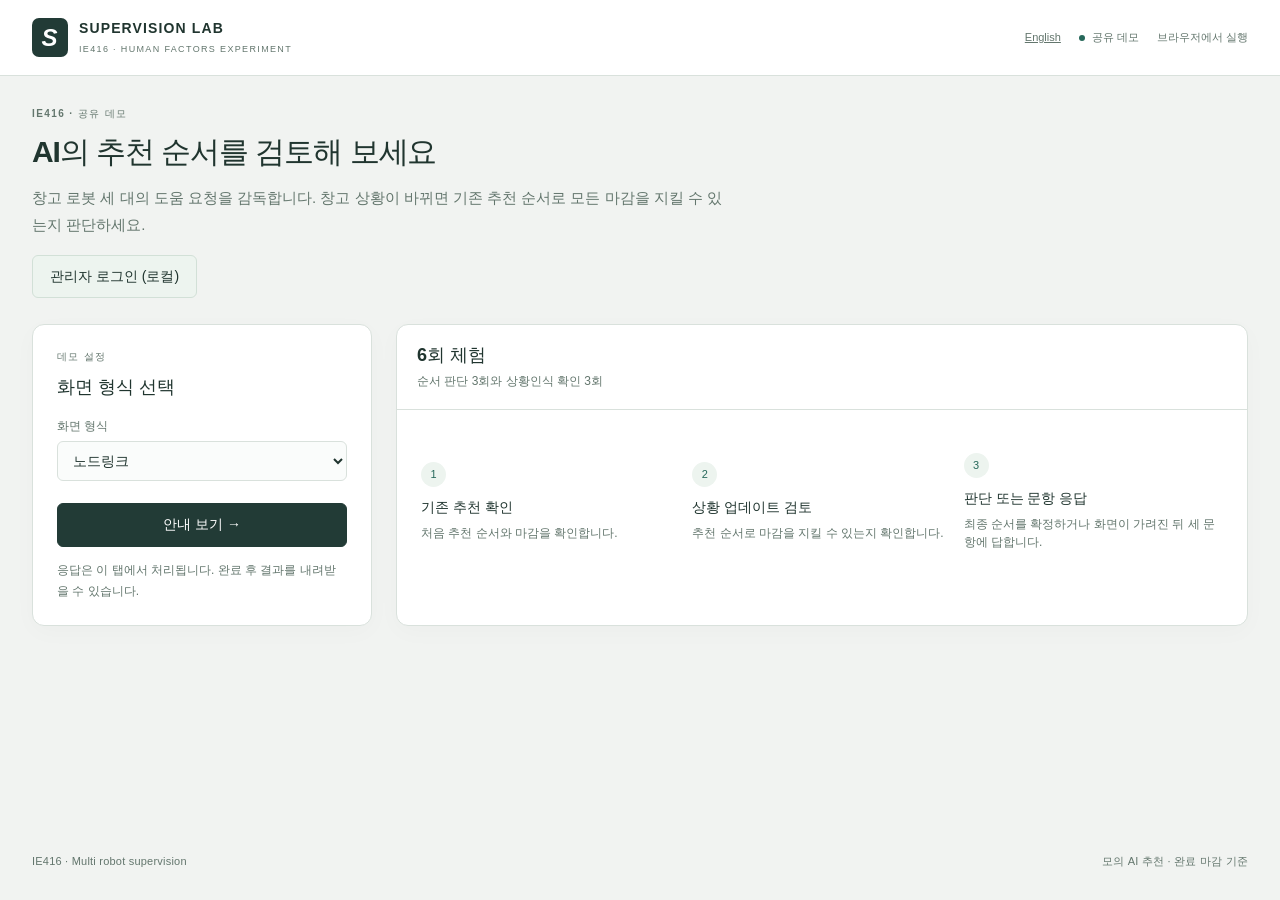
<file: ie416-supervision-demo/index.html>
<!doctype html>
<html lang="ko">
<head>
  <meta charset="utf-8"><meta name="viewport" content="width=device-width, initial-scale=1">
  <title>IE416 Supervision Lab</title>
  <meta name="description" content="다중 로봇 감독에서 상황인식과 AI 추천 검토를 연구하는 로컬 실험 환경">
<style>
:root{--bg:#f1f3f1;--paper:#fff;--ink:#20352f;--muted:#63766d;--border:#d9e1dc;--accent:#26685a;--soft:#edf4ef;--orange:#b96528;--danger:#aa3c32;--danger-soft:#fff0eb;--navy:#223b36;--shadow:0 6px 24px #233d3106;font-family:-apple-system,BlinkMacSystemFont,'Apple SD Gothic Neo','Noto Sans KR',sans-serif;color:var(--ink);font-size:14px;line-height:1.55;background:var(--bg);font-synthesis:none}
*{box-sizing:border-box}body{margin:0}a{color:inherit}button,input,select,textarea{font:inherit}button,select,input[type=range]{cursor:pointer}button:disabled{cursor:default;opacity:.45}button:focus-visible,a:focus-visible,input:focus-visible,select:focus-visible,textarea:focus-visible{outline:3px solid #d79b59;outline-offset:3px}h1,h2,h3,p{margin:0}h1{font-size:30px;line-height:1.3;font-weight:650;letter-spacing:-.035em}h2{font-size:18px;line-height:1.4;font-weight:600}h3{font-size:14px;font-weight:600}small{font-size:12px}.app-header{display:flex;align-items:center;justify-content:space-between;gap:20px;padding:18px 32px;border-bottom:1px solid var(--border);background:var(--paper)}.brand{display:flex;align-items:center;gap:11px;text-decoration:none;font-size:14px;font-weight:700;letter-spacing:.08em}.brand small{display:block;font-size:9px;letter-spacing:.15em;color:var(--muted);margin-top:3px;font-weight:500}.brand-mark{display:grid;place-items:center;width:36px;height:39px;background:var(--navy);color:white;font-size:24px;font-style:italic;border-radius:7px}.header-right{display:flex;gap:18px;align-items:center;font-size:11px;color:var(--muted)}.local-indicator:before{content:'';display:inline-block;width:6px;height:6px;border-radius:50%;background:var(--accent);margin-right:7px}.app-footer{display:flex;justify-content:space-between;gap:15px;padding:17px 32px;font-size:11px;letter-spacing:.02em;color:var(--muted)}#app{max-width:1500px;margin:auto;min-height:calc(100vh - 140px);padding:30px 32px}.loading{padding:80px;text-align:center;color:var(--muted)}.eyebrow{font-size:10px;letter-spacing:.14em;text-transform:uppercase;color:var(--muted);font-weight:600;margin-bottom:10px}.intro{max-width:700px}.intro p{font-size:15px;color:var(--muted);margin-top:13px;line-height:1.8}.setup-grid{display:grid;grid-template-columns:340px minmax(0,1fr);gap:24px;margin-top:26px}.panel{background:var(--paper);border:1px solid var(--border);border-radius:12px;box-shadow:var(--shadow);min-width:0}.setup-form{padding:24px;align-self:start}.panel-heading{padding:18px 20px;border-bottom:1px solid var(--border);display:flex;align-items:center;justify-content:space-between;gap:10px}.panel-heading p{font-size:12px;color:var(--muted);margin-top:4px}.field{display:grid;gap:6px;margin-top:17px}.field label,.field-label{font-size:12px;color:var(--muted)}input:not([type=range]):not([type=checkbox]),select,textarea{width:100%;min-width:0;padding:10px 11px;border:1px solid var(--border);border-radius:6px;background:#fafcfb;color:var(--ink)}textarea{resize:vertical;min-height:90px}.field-row{display:grid;grid-template-columns:1fr 1fr;gap:12px}.btn{display:inline-flex;justify-content:center;align-items:center;gap:8px;min-height:42px;padding:10px 17px;border-radius:6px;border:1px solid var(--border);background:white;color:var(--ink);font-weight:500;text-decoration:none}.btn.primary{background:var(--navy);border-color:var(--navy);color:white}.btn.soft{background:var(--soft);border-color:#d2e0d7}.btn.small{min-height:34px;padding:6px 12px;font-size:12px}.btn.wide{width:100%;margin-top:22px}.subtle{font-size:12px;color:var(--muted);line-height:1.7}.form-note{margin-top:13px}.check-line{display:flex;gap:9px;align-items:flex-start;margin-top:18px;font-size:12px}.check-line input{margin-top:4px;accent-color:var(--accent)}.stat-strip{display:grid;grid-template-columns:repeat(3,1fr);border-bottom:1px solid var(--border)}.stat-strip>div{padding:20px;border-right:1px solid var(--border)}.stat-strip>div:last-child{border-right:0}.stat-label{font-size:11px;color:var(--muted)}.stat-value{display:block;font-size:26px;line-height:1.5;font-weight:500;font-variant-numeric:tabular-nums}.stat-unit{font-size:12px;font-weight:400;color:var(--muted)}.overview-content{padding:24px}.overview-flow{display:flex;align-items:center;gap:12px;flex-wrap:wrap;margin:19px 0 26px}.flow-step{flex:1;min-width:120px}.step-num{display:inline-grid;place-items:center;background:var(--soft);color:var(--accent);border-radius:50%;width:25px;height:25px;font-size:11px;margin-bottom:10px}.flow-step p{font-size:12px;color:var(--muted);margin-top:5px}.flow-arrow{color:#9caf9e}.design-list{display:grid;gap:14px;margin-top:20px}.design-list>div{padding-top:14px;border-top:1px solid var(--border)}.design-list p{font-size:12px;color:var(--muted);margin-top:5px}.meta-tags{display:flex;gap:8px;flex-wrap:wrap}.tag{font-size:11px;color:var(--muted);background:var(--soft);border-radius:4px;padding:4px 8px}.resume{display:flex;align-items:center;justify-content:space-between;gap:15px;padding:15px 20px;margin:0 0 22px;background:#e5eee8;border-radius:8px}.resume p{font-size:12px;color:var(--muted);margin-top:3px}.details{margin-top:18px;font-size:12px;color:var(--muted)}.details summary{cursor:pointer;color:var(--ink)}.details p{margin-top:9px}.notice{font-size:12px;color:var(--muted);padding:15px 0;line-height:1.8}.instructions{max-width:850px;margin:25px auto;padding:34px}.instructions h1{font-size:27px}.instructions ol{padding-left:23px;display:grid;gap:16px;margin:25px 0}.instructions p{margin-top:8px;color:var(--muted)}.rule-inline{padding:16px;background:var(--soft);border-radius:7px;margin:20px 0}.rule-inline strong{font-weight:600}.instructions .btn{margin-top:15px}.session-top{display:flex;align-items:center;justify-content:space-between;gap:18px;margin:0 0 18px}.session-top h1{font-size:22px}.session-sub{font-size:12px;color:var(--muted);margin-top:4px}.progress-wrap{min-width:190px;font-size:11px;color:var(--muted);text-align:right}.progress-track{height:4px;background:#dce4df;border-radius:6px;margin-top:8px;overflow:hidden}.progress-fill{height:100%;background:var(--accent)}.trial-layout{display:grid;grid-template-columns:minmax(250px,.75fr) minmax(0,1.65fr);gap:20px}.map-panel{overflow:hidden;align-self:start}.map-stage{width:100%;height:350px;display:block;background:#f9fbf8}.map-meta{display:flex;justify-content:space-between;padding:11px 18px;border-top:1px solid var(--border);color:var(--muted);font-size:10px}.map-legend{display:flex;gap:12px;flex-wrap:wrap;padding:0 18px 15px;font-size:11px;color:var(--muted)}.legend-dot{height:8px;width:8px;border-radius:50%;display:inline-block;background:#84988e;margin-right:4px}.legend-dot.target{background:var(--orange)}.map-guidance{padding:15px 18px;border-top:1px solid var(--border);font-size:12px;color:var(--muted)}.recommendation{padding:17px 20px;border-bottom:1px solid var(--border);display:flex;align-items:center;justify-content:space-between;gap:12px}.recommendation .label{font-size:11px;color:var(--muted);margin-bottom:5px}.recommended-order{font-size:23px;letter-spacing:.08em;font-weight:500}.status-pill{font-size:11px;color:var(--muted);padding:5px 8px;background:var(--soft);border-radius:5px;white-space:nowrap}.info-body{padding:18px 20px}.unit-note{font-size:11px;color:var(--muted);margin-bottom:14px}.event-box{padding:11px 13px;background:#f1f4f1;border-radius:6px;font-size:12px;min-height:60px}.event-box .event-label{font-size:10px;color:var(--muted);letter-spacing:.05em;margin-bottom:3px}.event-box.changed{background:#fbf3e8}.state-table{width:100%;border-collapse:collapse;font-size:12px;table-layout:fixed;margin-top:16px}.state-table th{padding:10px 6px;color:var(--muted);font-weight:400;text-align:left;border-bottom:1px solid var(--border);vertical-align:bottom}.state-table td{padding:14px 6px;border-bottom:1px solid var(--border);vertical-align:top;overflow-wrap:anywhere;font-variant-numeric:tabular-nums}.state-table th:first-child,.state-table td:first-child{padding-left:0}.state-table th:last-child,.state-table td:last-child{padding-right:0}.changed-value{color:var(--orange);background:#fff0db;padding:1px 3px;border-radius:3px}.relationship{font-size:11px;color:var(--muted);line-height:1.65}.graph{display:grid;grid-template-columns:repeat(3,minmax(0,1fr));column-gap:24px;row-gap:35px;position:relative;padding-top:35px}.graph-node{position:relative;z-index:1;border:1px solid var(--border);border-radius:7px;background:white;min-width:0}.graph-node{padding:11px 10px}.graph-node h3{font-size:13px;margin-bottom:10px}.node-row{display:flex;justify-content:space-between;gap:5px;flex-wrap:wrap;font-size:11px;margin-top:7px}.node-row span:first-child{color:var(--muted)}.node-row span:last-child{font-variant-numeric:tabular-nums}.graph-links{position:absolute;inset:0;pointer-events:none;width:100%;height:100%;z-index:0;overflow:visible}.graph-links path{stroke:#7c9387;stroke-width:1.2;fill:none}.graph-links .arrow{fill:#7c9387;stroke:none}.graph-links text{font-size:10px;fill:var(--muted);paint-order:stroke;stroke:white;stroke-width:5px;stroke-linejoin:round}.review-bottom{padding:16px 20px;border-top:1px solid var(--border);min-height:80px;display:flex;align-items:center;justify-content:space-between;gap:15px}.review-bottom p{font-size:12px;color:var(--muted)}.phase-timer{font-size:13px;font-variant-numeric:tabular-nums;color:var(--muted);white-space:nowrap}.decision{padding:20px;border-top:1px solid var(--border)}.decision .actions{display:flex;gap:10px;flex-wrap:wrap;margin-top:14px}.decision h3{font-size:15px}.decision .subtle{margin-top:5px}.order-editor{display:grid;gap:7px;margin:17px 0}.order-row{display:flex;align-items:center;justify-content:space-between;gap:15px;padding:10px 12px;background:var(--soft);border-radius:6px}.order-row strong{font-weight:500}.order-index{color:var(--muted);font-size:11px;margin-right:12px}.order-controls{display:flex;gap:5px}.order-controls button{height:31px;width:33px;border:1px solid #cedbd2;background:white;border-radius:5px;color:var(--ink)}.question-panel{max-width:780px;margin:45px auto;padding:30px}.occluded-label{display:flex;align-items:center;justify-content:space-between;color:var(--muted);font-size:12px;border-bottom:1px solid var(--border);padding-bottom:18px;margin-bottom:22px}.question-panel h2{font-size:22px;line-height:1.6}.answer-list{display:grid;gap:11px;margin-top:24px}.answer-option{display:flex;align-items:center;gap:12px;text-align:left;border:1px solid var(--border);border-radius:7px;background:white;color:var(--ink);padding:15px;min-height:58px}.answer-option:hover{background:var(--soft)}.answer-option .letter{color:var(--muted);font-size:12px;width:24px;flex-shrink:0}.center-stage{max-width:720px;margin:55px auto;padding:35px}.center-stage h1{font-size:28px}.center-stage p{margin-top:15px;color:var(--muted);line-height:1.8}.center-stage .btn{margin-top:24px}.practice-check{display:inline-block;padding:4px 8px;border-radius:4px;font-size:12px;background:var(--soft);color:var(--accent);margin-bottom:15px}.survey{max-width:850px;margin:0 auto;padding:30px}.survey>p{color:var(--muted);margin-top:10px}.tlx-item{padding:20px 0;border-bottom:1px solid var(--border)}.tlx-heading{display:flex;justify-content:space-between;gap:15px}.tlx-heading label{font-weight:500}.tlx-heading output{color:var(--accent);font-variant-numeric:tabular-nums;min-width:40px;text-align:right}.tlx-item input{width:100%;margin:15px 0 0;accent-color:var(--accent)}.tlx-anchors{display:flex;justify-content:space-between;font-size:11px;color:var(--muted)}.survey .field{margin-top:25px}.export-actions{display:flex;flex-wrap:wrap;gap:8px;margin-top:18px}.summary-table{border-collapse:collapse;width:100%;margin-top:22px;font-size:13px}.summary-table th,.summary-table td{text-align:left;padding:10px 0;border-bottom:1px solid var(--border)}.summary-table th{font-weight:400;color:var(--muted)}.summary-table td{text-align:right;font-variant-numeric:tabular-nums}.protocol-table{border-collapse:collapse;width:100%;margin-top:15px;font-size:12px}.protocol-table th,.protocol-table td{padding:8px;border-bottom:1px solid var(--border);text-align:center}.protocol-table th:first-child,.protocol-table td:first-child{text-align:left}.protocol-table th{font-weight:400;color:var(--muted)}.error-banner{position:fixed;bottom:22px;left:50%;transform:translateX(-50%);max-width:min(90vw,700px);padding:14px 20px;border-radius:8px;border:1px solid #e6afa3;background:#fff2ed;color:#873c31;box-shadow:0 5px 25px #0001;z-index:20}.busy{opacity:.6;pointer-events:none}.save-warning{color:var(--danger)!important}details[open]{margin-bottom:10px}[hidden]{display:none!important}
@media(min-width:1400px){.map-stage{height:410px}.graph-node{padding:14px}.node-row{font-size:12px}.graph{column-gap:34px}}
@media(max-width:1050px){#app{padding:24px 20px}.trial-layout{grid-template-columns:minmax(200px,.65fr) minmax(0,1.6fr);gap:14px}.info-body{padding:16px 14px}.graph{column-gap:16px}.graph-node{padding:10px 7px}.node-row{font-size:10px}.state-table{font-size:11px}.relationship{font-size:10px}.setup-grid{grid-template-columns:310px minmax(0,1fr)}}
@media(max-width:800px){.trial-layout{grid-template-columns:1fr}.map-stage{height:240px}.map-panel{order:1}.info-panel{order:0}.setup-grid{grid-template-columns:1fr}.setup-form{order:1}.overview-panel{order:0}.app-header{padding:15px 20px}.local-indicator{display:none}.header-right{font-size:10px}.session-top{align-items:start}.progress-wrap{min-width:130px}.instructions,.survey,.question-panel{padding:24px}.graph{column-gap:25px}.node-row{font-size:12px}.state-table{font-size:12px}.relationship{font-size:11px}.app-footer{padding:17px 20px}h1{font-size:26px}}
@media(max-width:520px){#app{padding:20px 12px}.app-header{padding:14px 13px}.brand{font-size:11px}.brand small{font-size:8px}.brand-mark{width:29px;height:33px;font-size:20px}.header-right{max-width:90px;text-align:right}.stat-strip>div{padding:14px 10px}.stat-value{font-size:23px}.overview-content{padding:20px}.session-top{flex-direction:column;gap:12px}.progress-wrap{width:100%;text-align:left}.recommended-order{font-size:20px}.recommendation{padding:15px}.graph{column-gap:9px;row-gap:34px}.graph-node{padding:9px 7px}.graph-node h3{font-size:12px}.node-row{font-size:10px}.node-row span{white-space:nowrap}.node-row{gap:3px}.state-table{table-layout:auto;font-size:10px}.state-table th,.state-table td{padding:10px 3px}.relationship{font-size:10px}.state-table th:nth-child(7),.state-table td:nth-child(7){max-width:82px}.info-body{padding:13px 10px}.unit-note{font-size:10px}.event-box{font-size:11px}.question-panel{padding:22px 18px;margin-top:25px}.question-panel h2{font-size:19px}.center-stage{padding:26px}.app-footer{font-size:9px;padding:14px}.app-footer span:last-child{display:none}.answer-option{padding:13px 11px}.field-row{gap:9px}.instructions h1{font-size:24px}.instructions{padding:25px}.resume{align-items:start}.graph-links text{font-size:8px}.graph-links path{stroke-width:1}.phase-timer{font-size:12px}}
@media(prefers-reduced-motion:reduce){*{scroll-behavior:auto!important}}
.demo-link{margin-top:17px}
.demo-example{margin-top:22px;padding:18px;border:1px solid var(--border);border-radius:8px;background:#fafcfb}
.demo-example-table{width:100%;margin-top:12px;border-collapse:collapse;font-size:13px}
.demo-example-table th,.demo-example-table td{padding:8px;border-bottom:1px solid var(--border);text-align:center}
.demo-example-table thead{color:var(--muted)}
.example-changed{background:#fff4e6}
.instructions .demo-example .btn{margin-top:0}
.demo-example-feedback:not(:empty){margin-top:12px;padding:12px;border-radius:6px;background:var(--soft)}
.demo-example-feedback p{margin-top:4px}
.instructions .demo-steps{gap:10px;margin:18px 0 4px;line-height:1.6}
#korean-home{white-space:nowrap}
:lang(en) .state-table th{overflow-wrap:anywhere}
:lang(en) .node-row span:first-child{white-space:normal}
@media(max-width:520px){:lang(en) .header-right{gap:8px;max-width:none}:lang(en) .header-right [role=status]{max-width:68px}}
.collection-records{margin-top:20px}
.collection-nav{display:flex;flex-wrap:wrap;justify-content:flex-end;gap:8px}
.collection-records .export-actions{margin-top:0}
.collection-table{overflow-x:auto}
.collection-table table{min-width:620px}
.collection-table td a{white-space:nowrap}
#invite-result{margin-top:16px}
#copy{justify-self:start}
.survey form>h2,.survey form>p{margin-top:12px}
.survey-pair{display:flex;flex-wrap:wrap;gap:12px 24px;margin:14px 0 0;padding:10px 14px;border:1px solid var(--border);border-radius:6px}
.survey-pair legend,.survey-rating>label{font-weight:600}
.survey-pair label{cursor:pointer}
.survey-rating p{margin:8px 0}
.survey-rating input[type=number]{width:7em;margin:8px 0 0;padding:8px}
.interview-section{margin-top:25px;padding-top:18px;border-top:1px solid var(--border)}
.survey .interview-item{margin-top:18px}
.interview-item .details{margin:0}
.survey-actions{display:flex;gap:8px;flex-wrap:wrap;margin-top:20px}

.overrun-column{width:88px}
.state-table .overrun-cell{padding-left:6px;padding-right:6px}
.deadline-overrun{box-sizing:border-box;display:inline-grid;width:76px;height:48px;align-content:center;justify-items:center;border:1px solid var(--border);border-radius:6px;background:#fff;color:var(--muted);font-size:11px;line-height:14px;white-space:nowrap;font-variant-numeric:tabular-nums}
.deadline-overrun strong{font-size:15px;line-height:18px;font-weight:600;color:var(--ink)}
.deadline-overrun-late{background:var(--danger-soft);border-color:#f0c5b9;color:var(--danger)}
.deadline-overrun-late strong{color:inherit}
.graph>.deadline-overrun{position:relative;z-index:1;justify-self:center}

</style>

</head>
<body>
<header class="app-header"><a class="brand" id="home-link" href="/" aria-label="Supervision Lab 홈"><span class="brand-mark">S</span><span>SUPERVISION LAB<small>IE416 · HUMAN FACTORS EXPERIMENT</small></span></a><div class="header-right"><a id="korean-home" href="/" lang="ko" hidden>한국어</a><span class="local-indicator" id="local-indicator">로컬 실험 환경</span><span id="save-state" role="status">서버 연결 중</span></div></header>
<main id="app"><div class="loading">실험 환경을 준비하고 있습니다.</div></main>
<div id="error" class="error-banner" role="alert" hidden></div>
<footer class="app-footer"><span>IE416 · Multi robot supervision</span><span id="footer-note">모의 AI 추천 · 완료 마감 기준 · 로컬 기록</span></footer>
<script type="application/json" id="demo-data">{"version":"ie416-public-demo-v2","map":{"name":"실험용 가상 물류 창고","nodes":[{"id":"N0_0","x":0,"y":0},{"id":"N1_0","x":100,"y":0},{"id":"N2_0","x":200,"y":0},{"id":"N3_0","x":300,"y":0},{"id":"N4_0","x":400,"y":0},{"id":"N5_0","x":500,"y":0},{"id":"N6_0","x":600,"y":0},{"id":"N0_1","x":0,"y":110},{"id":"N1_1","x":100,"y":110},{"id":"N2_1","x":200,"y":110},{"id":"N3_1","x":300,"y":110},{"id":"N4_1","x":400,"y":110},{"id":"N5_1","x":500,"y":110},{"id":"N6_1","x":600,"y":110},{"id":"N0_2","x":0,"y":220},{"id":"N1_2","x":100,"y":220},{"id":"N2_2","x":200,"y":220},{"id":"N3_2","x":300,"y":220},{"id":"N4_2","x":400,"y":220},{"id":"N5_2","x":500,"y":220},{"id":"N6_2","x":600,"y":220},{"id":"N0_3","x":0,"y":330},{"id":"N1_3","x":100,"y":330},{"id":"N2_3","x":200,"y":330},{"id":"N3_3","x":300,"y":330},{"id":"N4_3","x":400,"y":330},{"id":"N5_3","x":500,"y":330},{"id":"N6_3","x":600,"y":330},{"id":"N0_4","x":0,"y":440},{"id":"N1_4","x":100,"y":440},{"id":"N2_4","x":200,"y":440},{"id":"N3_4","x":300,"y":440},{"id":"N4_4","x":400,"y":440},{"id":"N5_4","x":500,"y":440},{"id":"N6_4","x":600,"y":440}],"edges":[{"from":"N0_0","to":"N1_0"},{"from":"N1_0","to":"N0_0"},{"from":"N0_0","to":"N0_1"},{"from":"N0_1","to":"N0_0"},{"from":"N1_0","to":"N2_0"},{"from":"N2_0","to":"N1_0"},{"from":"N2_0","to":"N3_0"},{"from":"N3_0","to":"N2_0"},{"from":"N2_0","to":"N2_1"},{"from":"N2_1","to":"N2_0"},{"from":"N3_0","to":"N4_0"},{"from":"N4_0","to":"N3_0"},{"from":"N4_0","to":"N5_0"},{"from":"N5_0","to":"N4_0"},{"from":"N4_0","to":"N4_1"},{"from":"N4_1","to":"N4_0"},{"from":"N5_0","to":"N6_0"},{"from":"N6_0","to":"N5_0"},{"from":"N6_0","to":"N6_1"},{"from":"N6_1","to":"N6_0"},{"from":"N0_1","to":"N0_2"},{"from":"N0_2","to":"N0_1"},{"from":"N2_1","to":"N2_2"},{"from":"N2_2","to":"N2_1"},{"from":"N4_1","to":"N4_2"},{"from":"N4_2","to":"N4_1"},{"from":"N6_1","to":"N6_2"},{"from":"N6_2","to":"N6_1"},{"from":"N0_2","to":"N1_2"},{"from":"N1_2","to":"N0_2"},{"from":"N0_2","to":"N0_3"},{"from":"N0_3","to":"N0_2"},{"from":"N1_2","to":"N2_2"},{"from":"N2_2","to":"N1_2"},{"from":"N2_2","to":"N3_2"},{"from":"N3_2","to":"N2_2"},{"from":"N2_2","to":"N2_3"},{"from":"N2_3","to":"N2_2"},{"from":"N3_2","to":"N4_2"},{"from":"N4_2","to":"N3_2"},{"from":"N4_2","to":"N5_2"},{"from":"N5_2","to":"N4_2"},{"from":"N4_2","to":"N4_3"},{"from":"N4_3","to":"N4_2"},{"from":"N5_2","to":"N6_2"},{"from":"N6_2","to":"N5_2"},{"from":"N6_2","to":"N6_3"},{"from":"N6_3","to":"N6_2"},{"from":"N0_3","to":"N0_4"},{"from":"N0_4","to":"N0_3"},{"from":"N2_3","to":"N2_4"},{"from":"N2_4","to":"N2_3"},{"from":"N4_3","to":"N4_4"},{"from":"N4_4","to":"N4_3"},{"from":"N6_3","to":"N6_4"},{"from":"N6_4","to":"N6_3"},{"from":"N0_4","to":"N1_4"},{"from":"N1_4","to":"N0_4"},{"from":"N1_4","to":"N2_4"},{"from":"N2_4","to":"N1_4"},{"from":"N2_4","to":"N3_4"},{"from":"N3_4","to":"N2_4"},{"from":"N3_4","to":"N4_4"},{"from":"N4_4","to":"N3_4"},{"from":"N4_4","to":"N5_4"},{"from":"N5_4","to":"N4_4"},{"from":"N5_4","to":"N6_4"},{"from":"N6_4","to":"N5_4"}],"ports":[{"id":"W01","nodeId":"N0_0"},{"id":"W02","nodeId":"N2_0"},{"id":"W03","nodeId":"N4_0"},{"id":"W04","nodeId":"N6_0"},{"id":"W05","nodeId":"N0_2"},{"id":"W06","nodeId":"N2_2"},{"id":"W07","nodeId":"N4_2"},{"id":"W08","nodeId":"N6_2"},{"id":"W09","nodeId":"N0_4"},{"id":"W10","nodeId":"N2_4"},{"id":"W11","nodeId":"N4_4"},{"id":"W12","nodeId":"N6_4"},{"id":"W13","nodeId":"N0_1"},{"id":"W14","nodeId":"N6_3"}],"shelves":[{"x":30,"y":24,"width":140,"height":172},{"x":230,"y":24,"width":140,"height":172},{"x":430,"y":24,"width":140,"height":172},{"x":30,"y":244,"width":140,"height":172},{"x":230,"y":244,"width":140,"height":172},{"x":430,"y":244,"width":140,"height":172}],"source":"Synthetic IE416 schematic; no external map data","sha256":"7d916ab8c7bdacdd8c4645fc433cfeffe77a4c085acdc1d1994d8ea9c817c53e"},"decks":{"node":{"ko":[{"id":"T01","purpose":"behavior","valid":false,"feasible_orders":[["A","B","C"]],"questions":[],"initial":{"rows":[{"robot":"A","duration":4,"previous_duration":4,"deadline":19,"previous_deadline":19,"start":9,"finish":13,"overrun":0,"predecessor":"C"},{"robot":"B","duration":6,"previous_duration":6,"deadline":11,"previous_deadline":11,"start":0,"finish":6,"overrun":0,"predecessor":null},{"robot":"C","duration":3,"previous_duration":3,"deadline":16,"previous_deadline":16,"start":6,"finish":9,"overrun":0,"predecessor":"B"}],"order":["B","C","A"],"poses":{"A":5,"B":9,"C":13},"event":null,"updated":false,"recommendation_time":"변화 전","state_time":"변화 전"},"updated":{"rows":[{"robot":"A","duration":4,"previous_duration":4,"deadline":5,"previous_deadline":19,"start":9,"finish":13,"overrun":8,"predecessor":"C"},{"robot":"B","duration":6,"previous_duration":6,"deadline":11,"previous_deadline":11,"start":0,"finish":6,"overrun":0,"predecessor":null},{"robot":"C","duration":3,"previous_duration":3,"deadline":16,"previous_deadline":16,"start":6,"finish":9,"overrun":0,"predecessor":"B"}],"order":["B","C","A"],"poses":{"A":5,"B":9,"C":13},"event":{"kind":"deadline","robot":"A","before":19,"after":5,"text":"로봇 A의 완료 마감이 19분에서 5분으로 앞당겨졌습니다."},"updated":true,"recommendation_time":"변화 전","state_time":"변화 후"}},{"id":"T02","purpose":"sa","valid":false,"feasible_orders":[["C","A","B"]],"questions":[{"level":"perception","subtype":"perception","prompt":"처음 상태와 비교해 값이 변경된 로봇은 어느 것입니까?","options":[{"id":"A","text":"로봇 A"},{"id":"none","text":"변경 없음"},{"id":"C","text":"로봇 C"},{"id":"B","text":"로봇 B"}],"correct":"C"},{"level":"comprehension","subtype":"comprehension","prompt":"현재 상태와 기존 추천을 함께 고려할 때, C의 마감 충족 여부에 대한 정확한 해석은 무엇입니까?","options":[{"id":"at15_due4","text":"앞선 개입을 반영하면 완료는 15분, 마감은 4분이므로 마감을 11분 초과한다.","finish":15,"deadline":4},{"id":"at18_due4","text":"앞선 개입을 반영하면 완료는 18분, 마감은 4분이므로 마감을 14분 초과한다.","finish":18,"deadline":4},{"id":"at4_due4","text":"앞선 개입을 반영하면 완료는 4분, 마감은 4분이므로 마감을 정확히 충족한다.","finish":4,"deadline":4},{"id":"at15_due7","text":"앞선 개입을 반영하면 완료는 15분, 마감은 7분이므로 마감을 8분 초과한다.","finish":15,"deadline":7}],"target":"C","correct":"at15_due4"},{"level":"outcome","subtype":"projection","prompt":"개입 순서를 C → B → A로 바꾸면 B의 완료 시각은 언제입니까?","options":[{"id":"11","text":"11분"},{"id":"5","text":"5분"},{"id":"7","text":"7분"},{"id":"8","text":"8분"}],"correct":"8","alternate_order":["C","B","A"],"target":"B"}],"initial":{"rows":[{"robot":"A","duration":7,"previous_duration":7,"deadline":12,"previous_deadline":12,"start":0,"finish":7,"overrun":0,"predecessor":null},{"robot":"B","duration":4,"previous_duration":4,"deadline":18,"previous_deadline":18,"start":7,"finish":11,"overrun":0,"predecessor":"A"},{"robot":"C","duration":4,"previous_duration":4,"deadline":17,"previous_deadline":17,"start":11,"finish":15,"overrun":0,"predecessor":"B"}],"order":["A","B","C"],"poses":{"A":10,"B":0,"C":4},"event":null,"updated":false,"recommendation_time":"변화 전","state_time":"변화 전"},"updated":{"rows":[{"robot":"A","duration":7,"previous_duration":7,"deadline":12,"previous_deadline":12,"start":0,"finish":7,"overrun":0,"predecessor":null},{"robot":"B","duration":4,"previous_duration":4,"deadline":18,"previous_deadline":18,"start":7,"finish":11,"overrun":0,"predecessor":"A"},{"robot":"C","duration":4,"previous_duration":4,"deadline":4,"previous_deadline":17,"start":11,"finish":15,"overrun":11,"predecessor":"B"}],"order":["A","B","C"],"poses":{"A":10,"B":0,"C":4},"event":{"kind":"deadline","robot":"C","before":17,"after":4,"text":"로봇 C의 완료 마감이 17분에서 4분으로 앞당겨졌습니다."},"updated":true,"recommendation_time":"변화 전","state_time":"변화 후"}},{"id":"T03","purpose":"behavior","valid":true,"feasible_orders":[["A","C","B"],["C","A","B"]],"questions":[],"initial":{"rows":[{"robot":"A","duration":8,"previous_duration":8,"deadline":13,"previous_deadline":13,"start":0,"finish":8,"overrun":0,"predecessor":null},{"robot":"B","duration":5,"previous_duration":5,"deadline":20,"previous_deadline":20,"start":11,"finish":16,"overrun":0,"predecessor":"C"},{"robot":"C","duration":3,"previous_duration":3,"deadline":18,"previous_deadline":18,"start":8,"finish":11,"overrun":0,"predecessor":"A"}],"order":["A","C","B"],"poses":{"A":1,"B":5,"C":9},"event":null,"updated":false,"recommendation_time":"변화 전","state_time":"변화 전"},"updated":{"rows":[{"robot":"A","duration":8,"previous_duration":8,"deadline":13,"previous_deadline":13,"start":0,"finish":8,"overrun":0,"predecessor":null},{"robot":"B","duration":8,"previous_duration":5,"deadline":20,"previous_deadline":20,"start":11,"finish":19,"overrun":0,"predecessor":"C"},{"robot":"C","duration":3,"previous_duration":3,"deadline":18,"previous_deadline":18,"start":8,"finish":11,"overrun":0,"predecessor":"A"}],"order":["A","C","B"],"poses":{"A":1,"B":5,"C":9},"event":{"kind":"duration","robot":"B","before":5,"after":8,"text":"로봇 B의 개입 소요시간이 5분에서 8분으로 늘었습니다."},"updated":true,"recommendation_time":"변화 전","state_time":"변화 후"}},{"id":"T04","purpose":"sa","valid":true,"feasible_orders":[["A","B","C"],["B","A","C"]],"questions":[{"level":"perception","subtype":"perception","prompt":"처음 상태와 비교해 값이 변경된 로봇은 어느 것입니까?","options":[{"id":"C","text":"로봇 C"},{"id":"A","text":"로봇 A"},{"id":"B","text":"로봇 B"},{"id":"none","text":"변경 없음"}],"correct":"B"},{"level":"comprehension","subtype":"comprehension","prompt":"현재 상태와 기존 추천을 함께 고려할 때, C의 마감 충족 여부에 대한 정확한 해석은 무엇입니까?","options":[{"id":"at13_due14","text":"앞선 개입을 반영하면 완료는 13분, 마감은 14분이므로 마감을 1분 여유로 충족한다.","finish":13,"deadline":14},{"id":"at6_due16","text":"앞선 개입을 반영하면 완료는 6분, 마감은 16분이므로 마감을 10분 여유로 충족한다.","finish":6,"deadline":16},{"id":"at16_due16","text":"앞선 개입을 반영하면 완료는 16분, 마감은 16분이므로 마감을 정확히 충족한다.","finish":16,"deadline":16},{"id":"at13_due16","text":"앞선 개입을 반영하면 완료는 13분, 마감은 16분이므로 마감을 3분 여유로 충족한다.","finish":13,"deadline":16}],"target":"C","correct":"at13_due16"},{"level":"outcome","subtype":"recall","prompt":"현재 추천 A → B → C에서 A의 예상 완료 시각은 언제입니까?","options":[{"id":"1","text":"1분"},{"id":"4","text":"4분"},{"id":"7","text":"7분"},{"id":"3","text":"3분"}],"correct":"4","alternate_order":null,"target":"A"}],"initial":{"rows":[{"robot":"A","duration":4,"previous_duration":4,"deadline":9,"previous_deadline":9,"start":0,"finish":4,"overrun":0,"predecessor":null},{"robot":"B","duration":3,"previous_duration":3,"deadline":9,"previous_deadline":9,"start":4,"finish":7,"overrun":0,"predecessor":"A"},{"robot":"C","duration":6,"previous_duration":6,"deadline":16,"previous_deadline":16,"start":7,"finish":13,"overrun":0,"predecessor":"B"}],"order":["A","B","C"],"poses":{"A":6,"B":10,"C":0},"event":null,"updated":false,"recommendation_time":"변화 전","state_time":"변화 전"},"updated":{"rows":[{"robot":"A","duration":4,"previous_duration":4,"deadline":9,"previous_deadline":9,"start":0,"finish":4,"overrun":0,"predecessor":null},{"robot":"B","duration":3,"previous_duration":3,"deadline":7,"previous_deadline":9,"start":4,"finish":7,"overrun":0,"predecessor":"A"},{"robot":"C","duration":6,"previous_duration":6,"deadline":16,"previous_deadline":16,"start":7,"finish":13,"overrun":0,"predecessor":"B"}],"order":["A","B","C"],"poses":{"A":6,"B":10,"C":0},"event":{"kind":"deadline","robot":"B","before":9,"after":7,"text":"로봇 B의 완료 마감이 9분에서 7분으로 앞당겨졌습니다."},"updated":true,"recommendation_time":"변화 전","state_time":"변화 후"}},{"id":"T05","purpose":"behavior","valid":true,"feasible_orders":[["B","C","A"]],"questions":[],"initial":{"rows":[{"robot":"A","duration":7,"previous_duration":7,"deadline":22,"previous_deadline":22,"start":12,"finish":19,"overrun":0,"predecessor":"C"},{"robot":"B","duration":6,"previous_duration":6,"deadline":9,"previous_deadline":9,"start":0,"finish":6,"overrun":0,"predecessor":null},{"robot":"C","duration":6,"previous_duration":6,"deadline":16,"previous_deadline":16,"start":6,"finish":12,"overrun":0,"predecessor":"B"}],"order":["B","C","A"],"poses":{"A":11,"B":1,"C":5},"event":null,"updated":false,"recommendation_time":"변화 전","state_time":"변화 전"},"updated":{"rows":[{"robot":"A","duration":7,"previous_duration":7,"deadline":22,"previous_deadline":22,"start":12,"finish":19,"overrun":0,"predecessor":"C"},{"robot":"B","duration":6,"previous_duration":6,"deadline":9,"previous_deadline":9,"start":0,"finish":6,"overrun":0,"predecessor":null},{"robot":"C","duration":6,"previous_duration":6,"deadline":16,"previous_deadline":16,"start":6,"finish":12,"overrun":0,"predecessor":"B"}],"order":["B","C","A"],"poses":{"A":11,"B":1,"C":5},"event":{"kind":"none","robot":null,"before":null,"after":null,"text":"상태 재확인 · 수치 변경 없음"},"updated":true,"recommendation_time":"변화 전","state_time":"변화 후"}},{"id":"T06","purpose":"sa","valid":true,"feasible_orders":[["B","C","A"],["C","B","A"]],"questions":[{"level":"perception","subtype":"perception","prompt":"처음 상태와 비교해 값이 변경된 로봇은 어느 것입니까?","options":[{"id":"C","text":"로봇 C"},{"id":"B","text":"로봇 B"},{"id":"A","text":"로봇 A"},{"id":"none","text":"변경 없음"}],"correct":"none"},{"level":"comprehension","subtype":"comprehension","prompt":"현재 상태와 기존 추천을 함께 고려할 때, B의 마감 충족 여부에 대한 정확한 해석은 무엇입니까?","options":[{"id":"at11_due16","text":"앞선 개입을 반영하면 완료는 11분, 마감은 16분이므로 마감을 5분 여유로 충족한다.","finish":11,"deadline":16},{"id":"at14_due18","text":"앞선 개입을 반영하면 완료는 14분, 마감은 18분이므로 마감을 4분 여유로 충족한다.","finish":14,"deadline":18},{"id":"at3_due18","text":"앞선 개입을 반영하면 완료는 3분, 마감은 18분이므로 마감을 15분 여유로 충족한다.","finish":3,"deadline":18},{"id":"at11_due18","text":"앞선 개입을 반영하면 완료는 11분, 마감은 18분이므로 마감을 7분 여유로 충족한다.","finish":11,"deadline":18}],"target":"B","correct":"at11_due18"},{"level":"outcome","subtype":"projection","prompt":"개입 순서를 A → C → B로 바꾸면 C의 완료 시각은 언제입니까?","options":[{"id":"15","text":"15분"},{"id":"19","text":"19분"},{"id":"16","text":"16분"},{"id":"13","text":"13분"}],"correct":"16","alternate_order":["A","C","B"],"target":"C"}],"initial":{"rows":[{"robot":"A","duration":8,"previous_duration":8,"deadline":25,"previous_deadline":25,"start":11,"finish":19,"overrun":0,"predecessor":"B"},{"robot":"B","duration":3,"previous_duration":3,"deadline":18,"previous_deadline":18,"start":8,"finish":11,"overrun":0,"predecessor":"C"},{"robot":"C","duration":8,"previous_duration":8,"deadline":14,"previous_deadline":14,"start":0,"finish":8,"overrun":0,"predecessor":null}],"order":["C","B","A"],"poses":{"A":2,"B":6,"C":10},"event":null,"updated":false,"recommendation_time":"변화 전","state_time":"변화 전"},"updated":{"rows":[{"robot":"A","duration":8,"previous_duration":8,"deadline":25,"previous_deadline":25,"start":11,"finish":19,"overrun":0,"predecessor":"B"},{"robot":"B","duration":3,"previous_duration":3,"deadline":18,"previous_deadline":18,"start":8,"finish":11,"overrun":0,"predecessor":"C"},{"robot":"C","duration":8,"previous_duration":8,"deadline":14,"previous_deadline":14,"start":0,"finish":8,"overrun":0,"predecessor":null}],"order":["C","B","A"],"poses":{"A":2,"B":6,"C":10},"event":{"kind":"none","robot":null,"before":null,"after":null,"text":"상태 재확인 · 수치 변경 없음"},"updated":true,"recommendation_time":"변화 전","state_time":"변화 후"}}],"en":[{"id":"T01","purpose":"behavior","valid":false,"feasible_orders":[["A","B","C"]],"questions":[],"initial":{"rows":[{"robot":"A","duration":4,"previous_duration":4,"deadline":19,"previous_deadline":19,"start":9,"finish":13,"overrun":0,"predecessor":"C"},{"robot":"B","duration":6,"previous_duration":6,"deadline":11,"previous_deadline":11,"start":0,"finish":6,"overrun":0,"predecessor":null},{"robot":"C","duration":3,"previous_duration":3,"deadline":16,"previous_deadline":16,"start":6,"finish":9,"overrun":0,"predecessor":"B"}],"order":["B","C","A"],"poses":{"A":5,"B":9,"C":13},"event":null,"updated":false,"recommendation_time":"변화 전","state_time":"변화 전"},"updated":{"rows":[{"robot":"A","duration":4,"previous_duration":4,"deadline":5,"previous_deadline":19,"start":9,"finish":13,"overrun":8,"predecessor":"C"},{"robot":"B","duration":6,"previous_duration":6,"deadline":11,"previous_deadline":11,"start":0,"finish":6,"overrun":0,"predecessor":null},{"robot":"C","duration":3,"previous_duration":3,"deadline":16,"previous_deadline":16,"start":6,"finish":9,"overrun":0,"predecessor":"B"}],"order":["B","C","A"],"poses":{"A":5,"B":9,"C":13},"event":{"kind":"deadline","robot":"A","before":19,"after":5,"text":"Robot A's completion deadline moved earlier, from 19 to 5 min."},"updated":true,"recommendation_time":"변화 전","state_time":"변화 후"}},{"id":"T02","purpose":"sa","valid":false,"feasible_orders":[["C","A","B"]],"questions":[{"level":"perception","subtype":"perception","prompt":"Which robot's completion deadline changed?","options":[{"id":"A","text":"A"},{"id":"none","text":"No change"},{"id":"C","text":"C"},{"id":"B","text":"B"}],"correct":"C"},{"level":"comprehension","subtype":"comprehension","prompt":"Which statement about the current AI recommendation is correct?","options":[{"id":"at15_due4","text":"After handling A and B, C finishes at 15 min and misses its 4 min deadline.","finish":15,"deadline":4},{"id":"at18_due4","text":"After handling A and B, C finishes at 18 min and misses its 4 min deadline.","finish":18,"deadline":4},{"id":"at4_due4","text":"After handling A and B, C finishes at 4 min and meets its 4 min deadline.","finish":4,"deadline":4},{"id":"at15_due7","text":"After handling A and B, C finishes at 15 min and misses its 7 min deadline.","finish":15,"deadline":7}],"target":"C","correct":"at15_due4"},{"level":"outcome","subtype":"projection","prompt":"If the order changes to C → B → A, when would robot B finish?","options":[{"id":"11","text":"11 min"},{"id":"5","text":"5 min"},{"id":"7","text":"7 min"},{"id":"8","text":"8 min"}],"correct":"8","alternate_order":["C","B","A"],"target":"B"}],"initial":{"rows":[{"robot":"A","duration":7,"previous_duration":7,"deadline":12,"previous_deadline":12,"start":0,"finish":7,"overrun":0,"predecessor":null},{"robot":"B","duration":4,"previous_duration":4,"deadline":18,"previous_deadline":18,"start":7,"finish":11,"overrun":0,"predecessor":"A"},{"robot":"C","duration":4,"previous_duration":4,"deadline":17,"previous_deadline":17,"start":11,"finish":15,"overrun":0,"predecessor":"B"}],"order":["A","B","C"],"poses":{"A":10,"B":0,"C":4},"event":null,"updated":false,"recommendation_time":"변화 전","state_time":"변화 전"},"updated":{"rows":[{"robot":"A","duration":7,"previous_duration":7,"deadline":12,"previous_deadline":12,"start":0,"finish":7,"overrun":0,"predecessor":null},{"robot":"B","duration":4,"previous_duration":4,"deadline":18,"previous_deadline":18,"start":7,"finish":11,"overrun":0,"predecessor":"A"},{"robot":"C","duration":4,"previous_duration":4,"deadline":4,"previous_deadline":17,"start":11,"finish":15,"overrun":11,"predecessor":"B"}],"order":["A","B","C"],"poses":{"A":10,"B":0,"C":4},"event":{"kind":"deadline","robot":"C","before":17,"after":4,"text":"Robot C's completion deadline moved earlier, from 17 to 4 min."},"updated":true,"recommendation_time":"변화 전","state_time":"변화 후"}},{"id":"T03","purpose":"behavior","valid":true,"feasible_orders":[["A","C","B"],["C","A","B"]],"questions":[],"initial":{"rows":[{"robot":"A","duration":8,"previous_duration":8,"deadline":13,"previous_deadline":13,"start":0,"finish":8,"overrun":0,"predecessor":null},{"robot":"B","duration":5,"previous_duration":5,"deadline":20,"previous_deadline":20,"start":11,"finish":16,"overrun":0,"predecessor":"C"},{"robot":"C","duration":3,"previous_duration":3,"deadline":18,"previous_deadline":18,"start":8,"finish":11,"overrun":0,"predecessor":"A"}],"order":["A","C","B"],"poses":{"A":1,"B":5,"C":9},"event":null,"updated":false,"recommendation_time":"변화 전","state_time":"변화 전"},"updated":{"rows":[{"robot":"A","duration":8,"previous_duration":8,"deadline":13,"previous_deadline":13,"start":0,"finish":8,"overrun":0,"predecessor":null},{"robot":"B","duration":8,"previous_duration":5,"deadline":20,"previous_deadline":20,"start":11,"finish":19,"overrun":0,"predecessor":"C"},{"robot":"C","duration":3,"previous_duration":3,"deadline":18,"previous_deadline":18,"start":8,"finish":11,"overrun":0,"predecessor":"A"}],"order":["A","C","B"],"poses":{"A":1,"B":5,"C":9},"event":{"kind":"duration","robot":"B","before":5,"after":8,"text":"Robot B's intervention duration increased from 5 to 8 min."},"updated":true,"recommendation_time":"변화 전","state_time":"변화 후"}},{"id":"T04","purpose":"sa","valid":true,"feasible_orders":[["A","B","C"],["B","A","C"]],"questions":[{"level":"perception","subtype":"perception","prompt":"Which robot's completion deadline changed?","options":[{"id":"C","text":"C"},{"id":"A","text":"A"},{"id":"B","text":"B"},{"id":"none","text":"No change"}],"correct":"B"},{"level":"comprehension","subtype":"comprehension","prompt":"Which statement about the current AI recommendation is correct?","options":[{"id":"at13_due14","text":"After handling A and B, C finishes at 13 min and meets its 14 min deadline.","finish":13,"deadline":14},{"id":"at6_due16","text":"After handling A and B, C finishes at 6 min and meets its 16 min deadline.","finish":6,"deadline":16},{"id":"at16_due16","text":"After handling A and B, C finishes at 16 min and meets its 16 min deadline.","finish":16,"deadline":16},{"id":"at13_due16","text":"After handling A and B, C finishes at 13 min and meets its 16 min deadline.","finish":13,"deadline":16}],"target":"C","correct":"at13_due16"},{"level":"outcome","subtype":"recall","prompt":"In the recommended order A → B → C, when is robot A expected to finish?","options":[{"id":"1","text":"1 min"},{"id":"4","text":"4 min"},{"id":"7","text":"7 min"},{"id":"3","text":"3 min"}],"correct":"4","alternate_order":null,"target":"A"}],"initial":{"rows":[{"robot":"A","duration":4,"previous_duration":4,"deadline":9,"previous_deadline":9,"start":0,"finish":4,"overrun":0,"predecessor":null},{"robot":"B","duration":3,"previous_duration":3,"deadline":9,"previous_deadline":9,"start":4,"finish":7,"overrun":0,"predecessor":"A"},{"robot":"C","duration":6,"previous_duration":6,"deadline":16,"previous_deadline":16,"start":7,"finish":13,"overrun":0,"predecessor":"B"}],"order":["A","B","C"],"poses":{"A":6,"B":10,"C":0},"event":null,"updated":false,"recommendation_time":"변화 전","state_time":"변화 전"},"updated":{"rows":[{"robot":"A","duration":4,"previous_duration":4,"deadline":9,"previous_deadline":9,"start":0,"finish":4,"overrun":0,"predecessor":null},{"robot":"B","duration":3,"previous_duration":3,"deadline":7,"previous_deadline":9,"start":4,"finish":7,"overrun":0,"predecessor":"A"},{"robot":"C","duration":6,"previous_duration":6,"deadline":16,"previous_deadline":16,"start":7,"finish":13,"overrun":0,"predecessor":"B"}],"order":["A","B","C"],"poses":{"A":6,"B":10,"C":0},"event":{"kind":"deadline","robot":"B","before":9,"after":7,"text":"Robot B's completion deadline moved earlier, from 9 to 7 min."},"updated":true,"recommendation_time":"변화 전","state_time":"변화 후"}},{"id":"T05","purpose":"behavior","valid":true,"feasible_orders":[["B","C","A"]],"questions":[],"initial":{"rows":[{"robot":"A","duration":7,"previous_duration":7,"deadline":22,"previous_deadline":22,"start":12,"finish":19,"overrun":0,"predecessor":"C"},{"robot":"B","duration":6,"previous_duration":6,"deadline":9,"previous_deadline":9,"start":0,"finish":6,"overrun":0,"predecessor":null},{"robot":"C","duration":6,"previous_duration":6,"deadline":16,"previous_deadline":16,"start":6,"finish":12,"overrun":0,"predecessor":"B"}],"order":["B","C","A"],"poses":{"A":11,"B":1,"C":5},"event":null,"updated":false,"recommendation_time":"변화 전","state_time":"변화 전"},"updated":{"rows":[{"robot":"A","duration":7,"previous_duration":7,"deadline":22,"previous_deadline":22,"start":12,"finish":19,"overrun":0,"predecessor":"C"},{"robot":"B","duration":6,"previous_duration":6,"deadline":9,"previous_deadline":9,"start":0,"finish":6,"overrun":0,"predecessor":null},{"robot":"C","duration":6,"previous_duration":6,"deadline":16,"previous_deadline":16,"start":6,"finish":12,"overrun":0,"predecessor":"B"}],"order":["B","C","A"],"poses":{"A":11,"B":1,"C":5},"event":{"kind":"none","robot":null,"before":null,"after":null,"text":"Status checked. All values are unchanged."},"updated":true,"recommendation_time":"변화 전","state_time":"변화 후"}},{"id":"T06","purpose":"sa","valid":true,"feasible_orders":[["B","C","A"],["C","B","A"]],"questions":[{"level":"perception","subtype":"perception","prompt":"Which robot's completion deadline changed?","options":[{"id":"C","text":"C"},{"id":"B","text":"B"},{"id":"A","text":"A"},{"id":"none","text":"No change"}],"correct":"none"},{"level":"comprehension","subtype":"comprehension","prompt":"Which statement about the current AI recommendation is correct?","options":[{"id":"at11_due16","text":"After handling C, B finishes at 11 min and meets its 16 min deadline.","finish":11,"deadline":16},{"id":"at14_due18","text":"After handling C, B finishes at 14 min and meets its 18 min deadline.","finish":14,"deadline":18},{"id":"at3_due18","text":"After handling C, B finishes at 3 min and meets its 18 min deadline.","finish":3,"deadline":18},{"id":"at11_due18","text":"After handling C, B finishes at 11 min and meets its 18 min deadline.","finish":11,"deadline":18}],"target":"B","correct":"at11_due18"},{"level":"outcome","subtype":"projection","prompt":"If the order changes to A → C → B, when would robot C finish?","options":[{"id":"15","text":"15 min"},{"id":"19","text":"19 min"},{"id":"16","text":"16 min"},{"id":"13","text":"13 min"}],"correct":"16","alternate_order":["A","C","B"],"target":"C"}],"initial":{"rows":[{"robot":"A","duration":8,"previous_duration":8,"deadline":25,"previous_deadline":25,"start":11,"finish":19,"overrun":0,"predecessor":"B"},{"robot":"B","duration":3,"previous_duration":3,"deadline":18,"previous_deadline":18,"start":8,"finish":11,"overrun":0,"predecessor":"C"},{"robot":"C","duration":8,"previous_duration":8,"deadline":14,"previous_deadline":14,"start":0,"finish":8,"overrun":0,"predecessor":null}],"order":["C","B","A"],"poses":{"A":2,"B":6,"C":10},"event":null,"updated":false,"recommendation_time":"변화 전","state_time":"변화 전"},"updated":{"rows":[{"robot":"A","duration":8,"previous_duration":8,"deadline":25,"previous_deadline":25,"start":11,"finish":19,"overrun":0,"predecessor":"B"},{"robot":"B","duration":3,"previous_duration":3,"deadline":18,"previous_deadline":18,"start":8,"finish":11,"overrun":0,"predecessor":"C"},{"robot":"C","duration":8,"previous_duration":8,"deadline":14,"previous_deadline":14,"start":0,"finish":8,"overrun":0,"predecessor":null}],"order":["C","B","A"],"poses":{"A":2,"B":6,"C":10},"event":{"kind":"none","robot":null,"before":null,"after":null,"text":"Status checked. All values are unchanged."},"updated":true,"recommendation_time":"변화 전","state_time":"변화 후"}}]},"table":{"ko":[{"id":"T01","purpose":"behavior","valid":false,"feasible_orders":[["A","B","C"]],"questions":[],"initial":{"rows":[{"robot":"A","duration":4,"previous_duration":4,"deadline":19,"previous_deadline":19,"start":9,"finish":13,"overrun":0,"predecessor":"C"},{"robot":"B","duration":6,"previous_duration":6,"deadline":11,"previous_deadline":11,"start":0,"finish":6,"overrun":0,"predecessor":null},{"robot":"C","duration":3,"previous_duration":3,"deadline":16,"previous_deadline":16,"start":6,"finish":9,"overrun":0,"predecessor":"B"}],"order":["B","C","A"],"poses":{"A":5,"B":9,"C":13},"event":null,"updated":false,"recommendation_time":"변화 전","state_time":"변화 전"},"updated":{"rows":[{"robot":"A","duration":4,"previous_duration":4,"deadline":5,"previous_deadline":19,"start":9,"finish":13,"overrun":8,"predecessor":"C"},{"robot":"B","duration":6,"previous_duration":6,"deadline":11,"previous_deadline":11,"start":0,"finish":6,"overrun":0,"predecessor":null},{"robot":"C","duration":3,"previous_duration":3,"deadline":16,"previous_deadline":16,"start":6,"finish":9,"overrun":0,"predecessor":"B"}],"order":["B","C","A"],"poses":{"A":5,"B":9,"C":13},"event":{"kind":"deadline","robot":"A","before":19,"after":5,"text":"로봇 A의 완료 마감이 19분에서 5분으로 앞당겨졌습니다."},"updated":true,"recommendation_time":"변화 전","state_time":"변화 후"}},{"id":"T02","purpose":"sa","valid":false,"feasible_orders":[["C","A","B"]],"questions":[{"level":"perception","subtype":"perception","prompt":"처음 상태와 비교해 값이 변경된 로봇은 어느 것입니까?","options":[{"id":"none","text":"변경 없음"},{"id":"B","text":"로봇 B"},{"id":"C","text":"로봇 C"},{"id":"A","text":"로봇 A"}],"correct":"C"},{"level":"comprehension","subtype":"comprehension","prompt":"현재 상태와 기존 추천을 함께 고려할 때, C의 마감 충족 여부에 대한 정확한 해석은 무엇입니까?","options":[{"id":"at5_due8","text":"앞선 개입을 반영하면 완료는 5분, 마감은 8분이므로 마감을 3분 여유로 충족한다.","finish":5,"deadline":8},{"id":"at12_due6","text":"앞선 개입을 반영하면 완료는 12분, 마감은 6분이므로 마감을 6분 초과한다.","finish":12,"deadline":6},{"id":"at15_due8","text":"앞선 개입을 반영하면 완료는 15분, 마감은 8분이므로 마감을 7분 초과한다.","finish":15,"deadline":8},{"id":"at12_due8","text":"앞선 개입을 반영하면 완료는 12분, 마감은 8분이므로 마감을 4분 초과한다.","finish":12,"deadline":8}],"target":"C","correct":"at12_due8"},{"level":"outcome","subtype":"projection","prompt":"개입 순서를 C → B → A로 바꾸면 B의 완료 시각은 언제입니까?","options":[{"id":"8","text":"8분"},{"id":"14","text":"14분"},{"id":"11","text":"11분"},{"id":"10","text":"10분"}],"correct":"11","alternate_order":["C","B","A"],"target":"B"}],"initial":{"rows":[{"robot":"A","duration":7,"previous_duration":7,"deadline":12,"previous_deadline":12,"start":0,"finish":7,"overrun":0,"predecessor":null},{"robot":"B","duration":6,"previous_duration":6,"deadline":21,"previous_deadline":21,"start":12,"finish":18,"overrun":0,"predecessor":"C"},{"robot":"C","duration":5,"previous_duration":5,"deadline":14,"previous_deadline":14,"start":7,"finish":12,"overrun":0,"predecessor":"A"}],"order":["A","C","B"],"poses":{"A":10,"B":0,"C":4},"event":null,"updated":false,"recommendation_time":"변화 전","state_time":"변화 전"},"updated":{"rows":[{"robot":"A","duration":7,"previous_duration":7,"deadline":12,"previous_deadline":12,"start":0,"finish":7,"overrun":0,"predecessor":null},{"robot":"B","duration":6,"previous_duration":6,"deadline":21,"previous_deadline":21,"start":12,"finish":18,"overrun":0,"predecessor":"C"},{"robot":"C","duration":5,"previous_duration":5,"deadline":8,"previous_deadline":14,"start":7,"finish":12,"overrun":4,"predecessor":"A"}],"order":["A","C","B"],"poses":{"A":10,"B":0,"C":4},"event":{"kind":"deadline","robot":"C","before":14,"after":8,"text":"로봇 C의 완료 마감이 14분에서 8분으로 앞당겨졌습니다."},"updated":true,"recommendation_time":"변화 전","state_time":"변화 후"}},{"id":"T03","purpose":"behavior","valid":true,"feasible_orders":[["A","C","B"],["C","A","B"]],"questions":[],"initial":{"rows":[{"robot":"A","duration":8,"previous_duration":8,"deadline":13,"previous_deadline":13,"start":0,"finish":8,"overrun":0,"predecessor":null},{"robot":"B","duration":5,"previous_duration":5,"deadline":20,"previous_deadline":20,"start":11,"finish":16,"overrun":0,"predecessor":"C"},{"robot":"C","duration":3,"previous_duration":3,"deadline":18,"previous_deadline":18,"start":8,"finish":11,"overrun":0,"predecessor":"A"}],"order":["A","C","B"],"poses":{"A":1,"B":5,"C":9},"event":null,"updated":false,"recommendation_time":"변화 전","state_time":"변화 전"},"updated":{"rows":[{"robot":"A","duration":8,"previous_duration":8,"deadline":13,"previous_deadline":13,"start":0,"finish":8,"overrun":0,"predecessor":null},{"robot":"B","duration":8,"previous_duration":5,"deadline":20,"previous_deadline":20,"start":11,"finish":19,"overrun":0,"predecessor":"C"},{"robot":"C","duration":3,"previous_duration":3,"deadline":18,"previous_deadline":18,"start":8,"finish":11,"overrun":0,"predecessor":"A"}],"order":["A","C","B"],"poses":{"A":1,"B":5,"C":9},"event":{"kind":"duration","robot":"B","before":5,"after":8,"text":"로봇 B의 개입 소요시간이 5분에서 8분으로 늘었습니다."},"updated":true,"recommendation_time":"변화 전","state_time":"변화 후"}},{"id":"T04","purpose":"sa","valid":true,"feasible_orders":[["A","B","C"],["A","C","B"],["B","A","C"]],"questions":[{"level":"perception","subtype":"perception","prompt":"처음 상태와 비교해 값이 변경된 로봇은 어느 것입니까?","options":[{"id":"B","text":"로봇 B"},{"id":"A","text":"로봇 A"},{"id":"none","text":"변경 없음"},{"id":"C","text":"로봇 C"}],"correct":"A"},{"level":"comprehension","subtype":"comprehension","prompt":"현재 상태와 기존 추천을 함께 고려할 때, B의 마감 충족 여부에 대한 정확한 해석은 무엇입니까?","options":[{"id":"at10_due16","text":"앞선 개입을 반영하면 완료는 10분, 마감은 16분이므로 마감을 6분 여유로 충족한다.","finish":10,"deadline":16},{"id":"at10_due14","text":"앞선 개입을 반영하면 완료는 10분, 마감은 14분이므로 마감을 4분 여유로 충족한다.","finish":10,"deadline":14},{"id":"at10_due19","text":"앞선 개입을 반영하면 완료는 10분, 마감은 19분이므로 마감을 9분 여유로 충족한다.","finish":10,"deadline":19},{"id":"at13_due16","text":"앞선 개입을 반영하면 완료는 13분, 마감은 16분이므로 마감을 3분 여유로 충족한다.","finish":13,"deadline":16}],"target":"B","correct":"at10_due16"},{"level":"outcome","subtype":"recall","prompt":"현재 추천 A → B → C에서 C의 예상 완료 시각은 언제입니까?","options":[{"id":"14","text":"14분"},{"id":"15","text":"15분"},{"id":"12","text":"12분"},{"id":"18","text":"18분"}],"correct":"15","alternate_order":null,"target":"C"}],"initial":{"rows":[{"robot":"A","duration":7,"previous_duration":7,"deadline":14,"previous_deadline":14,"start":0,"finish":7,"overrun":0,"predecessor":null},{"robot":"B","duration":3,"previous_duration":3,"deadline":16,"previous_deadline":16,"start":7,"finish":10,"overrun":0,"predecessor":"A"},{"robot":"C","duration":5,"previous_duration":5,"deadline":19,"previous_deadline":19,"start":10,"finish":15,"overrun":0,"predecessor":"B"}],"order":["A","B","C"],"poses":{"A":6,"B":10,"C":0},"event":null,"updated":false,"recommendation_time":"변화 전","state_time":"변화 전"},"updated":{"rows":[{"robot":"A","duration":7,"previous_duration":7,"deadline":11,"previous_deadline":14,"start":0,"finish":7,"overrun":0,"predecessor":null},{"robot":"B","duration":3,"previous_duration":3,"deadline":16,"previous_deadline":16,"start":7,"finish":10,"overrun":0,"predecessor":"A"},{"robot":"C","duration":5,"previous_duration":5,"deadline":19,"previous_deadline":19,"start":10,"finish":15,"overrun":0,"predecessor":"B"}],"order":["A","B","C"],"poses":{"A":6,"B":10,"C":0},"event":{"kind":"deadline","robot":"A","before":14,"after":11,"text":"로봇 A의 완료 마감이 14분에서 11분으로 앞당겨졌습니다."},"updated":true,"recommendation_time":"변화 전","state_time":"변화 후"}},{"id":"T05","purpose":"behavior","valid":true,"feasible_orders":[["B","C","A"]],"questions":[],"initial":{"rows":[{"robot":"A","duration":7,"previous_duration":7,"deadline":22,"previous_deadline":22,"start":12,"finish":19,"overrun":0,"predecessor":"C"},{"robot":"B","duration":6,"previous_duration":6,"deadline":9,"previous_deadline":9,"start":0,"finish":6,"overrun":0,"predecessor":null},{"robot":"C","duration":6,"previous_duration":6,"deadline":16,"previous_deadline":16,"start":6,"finish":12,"overrun":0,"predecessor":"B"}],"order":["B","C","A"],"poses":{"A":11,"B":1,"C":5},"event":null,"updated":false,"recommendation_time":"변화 전","state_time":"변화 전"},"updated":{"rows":[{"robot":"A","duration":7,"previous_duration":7,"deadline":22,"previous_deadline":22,"start":12,"finish":19,"overrun":0,"predecessor":"C"},{"robot":"B","duration":6,"previous_duration":6,"deadline":9,"previous_deadline":9,"start":0,"finish":6,"overrun":0,"predecessor":null},{"robot":"C","duration":6,"previous_duration":6,"deadline":16,"previous_deadline":16,"start":6,"finish":12,"overrun":0,"predecessor":"B"}],"order":["B","C","A"],"poses":{"A":11,"B":1,"C":5},"event":{"kind":"none","robot":null,"before":null,"after":null,"text":"상태 재확인 · 수치 변경 없음"},"updated":true,"recommendation_time":"변화 전","state_time":"변화 후"}},{"id":"T06","purpose":"sa","valid":true,"feasible_orders":[["A","C","B"]],"questions":[{"level":"perception","subtype":"perception","prompt":"처음 상태와 비교해 값이 변경된 로봇은 어느 것입니까?","options":[{"id":"C","text":"로봇 C"},{"id":"B","text":"로봇 B"},{"id":"none","text":"변경 없음"},{"id":"A","text":"로봇 A"}],"correct":"none"},{"level":"comprehension","subtype":"comprehension","prompt":"현재 상태와 기존 추천을 함께 고려할 때, B의 마감 충족 여부에 대한 정확한 해석은 무엇입니까?","options":[{"id":"at15_due19","text":"앞선 개입을 반영하면 완료는 15분, 마감은 19분이므로 마감을 4분 여유로 충족한다.","finish":15,"deadline":19},{"id":"at18_due19","text":"앞선 개입을 반영하면 완료는 18분, 마감은 19분이므로 마감을 1분 여유로 충족한다.","finish":18,"deadline":19},{"id":"at8_due19","text":"앞선 개입을 반영하면 완료는 8분, 마감은 19분이므로 마감을 11분 여유로 충족한다.","finish":8,"deadline":19},{"id":"at15_due17","text":"앞선 개입을 반영하면 완료는 15분, 마감은 17분이므로 마감을 2분 여유로 충족한다.","finish":15,"deadline":17}],"target":"B","correct":"at15_due19"},{"level":"outcome","subtype":"projection","prompt":"개입 순서를 B → C → A로 바꾸면 C의 완료 시각은 언제입니까?","options":[{"id":"11","text":"11분"},{"id":"14","text":"14분"},{"id":"8","text":"8분"},{"id":"10","text":"10분"}],"correct":"11","alternate_order":["B","C","A"],"target":"C"}],"initial":{"rows":[{"robot":"A","duration":4,"previous_duration":4,"deadline":6,"previous_deadline":6,"start":0,"finish":4,"overrun":0,"predecessor":null},{"robot":"B","duration":8,"previous_duration":8,"deadline":19,"previous_deadline":19,"start":7,"finish":15,"overrun":0,"predecessor":"C"},{"robot":"C","duration":3,"previous_duration":3,"deadline":13,"previous_deadline":13,"start":4,"finish":7,"overrun":0,"predecessor":"A"}],"order":["A","C","B"],"poses":{"A":2,"B":6,"C":10},"event":null,"updated":false,"recommendation_time":"변화 전","state_time":"변화 전"},"updated":{"rows":[{"robot":"A","duration":4,"previous_duration":4,"deadline":6,"previous_deadline":6,"start":0,"finish":4,"overrun":0,"predecessor":null},{"robot":"B","duration":8,"previous_duration":8,"deadline":19,"previous_deadline":19,"start":7,"finish":15,"overrun":0,"predecessor":"C"},{"robot":"C","duration":3,"previous_duration":3,"deadline":13,"previous_deadline":13,"start":4,"finish":7,"overrun":0,"predecessor":"A"}],"order":["A","C","B"],"poses":{"A":2,"B":6,"C":10},"event":{"kind":"none","robot":null,"before":null,"after":null,"text":"상태 재확인 · 수치 변경 없음"},"updated":true,"recommendation_time":"변화 전","state_time":"변화 후"}}],"en":[{"id":"T01","purpose":"behavior","valid":false,"feasible_orders":[["A","B","C"]],"questions":[],"initial":{"rows":[{"robot":"A","duration":4,"previous_duration":4,"deadline":19,"previous_deadline":19,"start":9,"finish":13,"overrun":0,"predecessor":"C"},{"robot":"B","duration":6,"previous_duration":6,"deadline":11,"previous_deadline":11,"start":0,"finish":6,"overrun":0,"predecessor":null},{"robot":"C","duration":3,"previous_duration":3,"deadline":16,"previous_deadline":16,"start":6,"finish":9,"overrun":0,"predecessor":"B"}],"order":["B","C","A"],"poses":{"A":5,"B":9,"C":13},"event":null,"updated":false,"recommendation_time":"변화 전","state_time":"변화 전"},"updated":{"rows":[{"robot":"A","duration":4,"previous_duration":4,"deadline":5,"previous_deadline":19,"start":9,"finish":13,"overrun":8,"predecessor":"C"},{"robot":"B","duration":6,"previous_duration":6,"deadline":11,"previous_deadline":11,"start":0,"finish":6,"overrun":0,"predecessor":null},{"robot":"C","duration":3,"previous_duration":3,"deadline":16,"previous_deadline":16,"start":6,"finish":9,"overrun":0,"predecessor":"B"}],"order":["B","C","A"],"poses":{"A":5,"B":9,"C":13},"event":{"kind":"deadline","robot":"A","before":19,"after":5,"text":"Robot A's completion deadline moved earlier, from 19 to 5 min."},"updated":true,"recommendation_time":"변화 전","state_time":"변화 후"}},{"id":"T02","purpose":"sa","valid":false,"feasible_orders":[["C","A","B"]],"questions":[{"level":"perception","subtype":"perception","prompt":"Which robot's completion deadline changed?","options":[{"id":"none","text":"No change"},{"id":"B","text":"B"},{"id":"C","text":"C"},{"id":"A","text":"A"}],"correct":"C"},{"level":"comprehension","subtype":"comprehension","prompt":"Which statement about the current AI recommendation is correct?","options":[{"id":"at5_due8","text":"After handling A, C finishes at 5 min and meets its 8 min deadline.","finish":5,"deadline":8},{"id":"at12_due6","text":"After handling A, C finishes at 12 min and misses its 6 min deadline.","finish":12,"deadline":6},{"id":"at15_due8","text":"After handling A, C finishes at 15 min and misses its 8 min deadline.","finish":15,"deadline":8},{"id":"at12_due8","text":"After handling A, C finishes at 12 min and misses its 8 min deadline.","finish":12,"deadline":8}],"target":"C","correct":"at12_due8"},{"level":"outcome","subtype":"projection","prompt":"If the order changes to C → B → A, when would robot B finish?","options":[{"id":"8","text":"8 min"},{"id":"14","text":"14 min"},{"id":"11","text":"11 min"},{"id":"10","text":"10 min"}],"correct":"11","alternate_order":["C","B","A"],"target":"B"}],"initial":{"rows":[{"robot":"A","duration":7,"previous_duration":7,"deadline":12,"previous_deadline":12,"start":0,"finish":7,"overrun":0,"predecessor":null},{"robot":"B","duration":6,"previous_duration":6,"deadline":21,"previous_deadline":21,"start":12,"finish":18,"overrun":0,"predecessor":"C"},{"robot":"C","duration":5,"previous_duration":5,"deadline":14,"previous_deadline":14,"start":7,"finish":12,"overrun":0,"predecessor":"A"}],"order":["A","C","B"],"poses":{"A":10,"B":0,"C":4},"event":null,"updated":false,"recommendation_time":"변화 전","state_time":"변화 전"},"updated":{"rows":[{"robot":"A","duration":7,"previous_duration":7,"deadline":12,"previous_deadline":12,"start":0,"finish":7,"overrun":0,"predecessor":null},{"robot":"B","duration":6,"previous_duration":6,"deadline":21,"previous_deadline":21,"start":12,"finish":18,"overrun":0,"predecessor":"C"},{"robot":"C","duration":5,"previous_duration":5,"deadline":8,"previous_deadline":14,"start":7,"finish":12,"overrun":4,"predecessor":"A"}],"order":["A","C","B"],"poses":{"A":10,"B":0,"C":4},"event":{"kind":"deadline","robot":"C","before":14,"after":8,"text":"Robot C's completion deadline moved earlier, from 14 to 8 min."},"updated":true,"recommendation_time":"변화 전","state_time":"변화 후"}},{"id":"T03","purpose":"behavior","valid":true,"feasible_orders":[["A","C","B"],["C","A","B"]],"questions":[],"initial":{"rows":[{"robot":"A","duration":8,"previous_duration":8,"deadline":13,"previous_deadline":13,"start":0,"finish":8,"overrun":0,"predecessor":null},{"robot":"B","duration":5,"previous_duration":5,"deadline":20,"previous_deadline":20,"start":11,"finish":16,"overrun":0,"predecessor":"C"},{"robot":"C","duration":3,"previous_duration":3,"deadline":18,"previous_deadline":18,"start":8,"finish":11,"overrun":0,"predecessor":"A"}],"order":["A","C","B"],"poses":{"A":1,"B":5,"C":9},"event":null,"updated":false,"recommendation_time":"변화 전","state_time":"변화 전"},"updated":{"rows":[{"robot":"A","duration":8,"previous_duration":8,"deadline":13,"previous_deadline":13,"start":0,"finish":8,"overrun":0,"predecessor":null},{"robot":"B","duration":8,"previous_duration":5,"deadline":20,"previous_deadline":20,"start":11,"finish":19,"overrun":0,"predecessor":"C"},{"robot":"C","duration":3,"previous_duration":3,"deadline":18,"previous_deadline":18,"start":8,"finish":11,"overrun":0,"predecessor":"A"}],"order":["A","C","B"],"poses":{"A":1,"B":5,"C":9},"event":{"kind":"duration","robot":"B","before":5,"after":8,"text":"Robot B's intervention duration increased from 5 to 8 min."},"updated":true,"recommendation_time":"변화 전","state_time":"변화 후"}},{"id":"T04","purpose":"sa","valid":true,"feasible_orders":[["A","B","C"],["A","C","B"],["B","A","C"]],"questions":[{"level":"perception","subtype":"perception","prompt":"Which robot's completion deadline changed?","options":[{"id":"B","text":"B"},{"id":"A","text":"A"},{"id":"none","text":"No change"},{"id":"C","text":"C"}],"correct":"A"},{"level":"comprehension","subtype":"comprehension","prompt":"Which statement about the current AI recommendation is correct?","options":[{"id":"at10_due16","text":"After handling A, B finishes at 10 min and meets its 16 min deadline.","finish":10,"deadline":16},{"id":"at10_due14","text":"After handling A, B finishes at 10 min and meets its 14 min deadline.","finish":10,"deadline":14},{"id":"at10_due19","text":"After handling A, B finishes at 10 min and meets its 19 min deadline.","finish":10,"deadline":19},{"id":"at13_due16","text":"After handling A, B finishes at 13 min and meets its 16 min deadline.","finish":13,"deadline":16}],"target":"B","correct":"at10_due16"},{"level":"outcome","subtype":"recall","prompt":"In the recommended order A → B → C, when is robot C expected to finish?","options":[{"id":"14","text":"14 min"},{"id":"15","text":"15 min"},{"id":"12","text":"12 min"},{"id":"18","text":"18 min"}],"correct":"15","alternate_order":null,"target":"C"}],"initial":{"rows":[{"robot":"A","duration":7,"previous_duration":7,"deadline":14,"previous_deadline":14,"start":0,"finish":7,"overrun":0,"predecessor":null},{"robot":"B","duration":3,"previous_duration":3,"deadline":16,"previous_deadline":16,"start":7,"finish":10,"overrun":0,"predecessor":"A"},{"robot":"C","duration":5,"previous_duration":5,"deadline":19,"previous_deadline":19,"start":10,"finish":15,"overrun":0,"predecessor":"B"}],"order":["A","B","C"],"poses":{"A":6,"B":10,"C":0},"event":null,"updated":false,"recommendation_time":"변화 전","state_time":"변화 전"},"updated":{"rows":[{"robot":"A","duration":7,"previous_duration":7,"deadline":11,"previous_deadline":14,"start":0,"finish":7,"overrun":0,"predecessor":null},{"robot":"B","duration":3,"previous_duration":3,"deadline":16,"previous_deadline":16,"start":7,"finish":10,"overrun":0,"predecessor":"A"},{"robot":"C","duration":5,"previous_duration":5,"deadline":19,"previous_deadline":19,"start":10,"finish":15,"overrun":0,"predecessor":"B"}],"order":["A","B","C"],"poses":{"A":6,"B":10,"C":0},"event":{"kind":"deadline","robot":"A","before":14,"after":11,"text":"Robot A's completion deadline moved earlier, from 14 to 11 min."},"updated":true,"recommendation_time":"변화 전","state_time":"변화 후"}},{"id":"T05","purpose":"behavior","valid":true,"feasible_orders":[["B","C","A"]],"questions":[],"initial":{"rows":[{"robot":"A","duration":7,"previous_duration":7,"deadline":22,"previous_deadline":22,"start":12,"finish":19,"overrun":0,"predecessor":"C"},{"robot":"B","duration":6,"previous_duration":6,"deadline":9,"previous_deadline":9,"start":0,"finish":6,"overrun":0,"predecessor":null},{"robot":"C","duration":6,"previous_duration":6,"deadline":16,"previous_deadline":16,"start":6,"finish":12,"overrun":0,"predecessor":"B"}],"order":["B","C","A"],"poses":{"A":11,"B":1,"C":5},"event":null,"updated":false,"recommendation_time":"변화 전","state_time":"변화 전"},"updated":{"rows":[{"robot":"A","duration":7,"previous_duration":7,"deadline":22,"previous_deadline":22,"start":12,"finish":19,"overrun":0,"predecessor":"C"},{"robot":"B","duration":6,"previous_duration":6,"deadline":9,"previous_deadline":9,"start":0,"finish":6,"overrun":0,"predecessor":null},{"robot":"C","duration":6,"previous_duration":6,"deadline":16,"previous_deadline":16,"start":6,"finish":12,"overrun":0,"predecessor":"B"}],"order":["B","C","A"],"poses":{"A":11,"B":1,"C":5},"event":{"kind":"none","robot":null,"before":null,"after":null,"text":"Status checked. All values are unchanged."},"updated":true,"recommendation_time":"변화 전","state_time":"변화 후"}},{"id":"T06","purpose":"sa","valid":true,"feasible_orders":[["A","C","B"]],"questions":[{"level":"perception","subtype":"perception","prompt":"Which robot's completion deadline changed?","options":[{"id":"C","text":"C"},{"id":"B","text":"B"},{"id":"none","text":"No change"},{"id":"A","text":"A"}],"correct":"none"},{"level":"comprehension","subtype":"comprehension","prompt":"Which statement about the current AI recommendation is correct?","options":[{"id":"at15_due19","text":"After handling A and C, B finishes at 15 min and meets its 19 min deadline.","finish":15,"deadline":19},{"id":"at18_due19","text":"After handling A and C, B finishes at 18 min and meets its 19 min deadline.","finish":18,"deadline":19},{"id":"at8_due19","text":"After handling A and C, B finishes at 8 min and meets its 19 min deadline.","finish":8,"deadline":19},{"id":"at15_due17","text":"After handling A and C, B finishes at 15 min and meets its 17 min deadline.","finish":15,"deadline":17}],"target":"B","correct":"at15_due19"},{"level":"outcome","subtype":"projection","prompt":"If the order changes to B → C → A, when would robot C finish?","options":[{"id":"11","text":"11 min"},{"id":"14","text":"14 min"},{"id":"8","text":"8 min"},{"id":"10","text":"10 min"}],"correct":"11","alternate_order":["B","C","A"],"target":"C"}],"initial":{"rows":[{"robot":"A","duration":4,"previous_duration":4,"deadline":6,"previous_deadline":6,"start":0,"finish":4,"overrun":0,"predecessor":null},{"robot":"B","duration":8,"previous_duration":8,"deadline":19,"previous_deadline":19,"start":7,"finish":15,"overrun":0,"predecessor":"C"},{"robot":"C","duration":3,"previous_duration":3,"deadline":13,"previous_deadline":13,"start":4,"finish":7,"overrun":0,"predecessor":"A"}],"order":["A","C","B"],"poses":{"A":2,"B":6,"C":10},"event":null,"updated":false,"recommendation_time":"변화 전","state_time":"변화 전"},"updated":{"rows":[{"robot":"A","duration":4,"previous_duration":4,"deadline":6,"previous_deadline":6,"start":0,"finish":4,"overrun":0,"predecessor":null},{"robot":"B","duration":8,"previous_duration":8,"deadline":19,"previous_deadline":19,"start":7,"finish":15,"overrun":0,"predecessor":"C"},{"robot":"C","duration":3,"previous_duration":3,"deadline":13,"previous_deadline":13,"start":4,"finish":7,"overrun":0,"predecessor":"A"}],"order":["A","C","B"],"poses":{"A":2,"B":6,"C":10},"event":{"kind":"none","robot":null,"before":null,"after":null,"text":"Status checked. All values are unchanged."},"updated":true,"recommendation_time":"변화 전","state_time":"변화 후"}}]}}}</script>
<script>
// Browser-only session adapter for the public demo. No network or storage calls.
(() => {
  'use strict';
  const data = JSON.parse(document.getElementById('demo-data').textContent);
  const surveyVersion = 'weighted-tlx-interview-v1';
  let session;

  const ratio = (count, total) => total ? count / total : null;

  function summarize() {
    const {config, records, survey} = session;
    const behavior = records.filter(r => r.purpose === 'behavior');
    const invalid = behavior.filter(r => !r.valid);
    const valid = behavior.filter(r => r.valid);
    const hitRate = ratio(invalid.filter(r => r.judgment === 'change').length, invalid.length);
    const falseAlarmRate = ratio(valid.filter(r => r.judgment === 'change').length, valid.length);
    const missingJudgments = behavior.filter(r => r.judgment === null).length;
    const answers = records.flatMap(r => r.answers ?? []);
    function accuracy(label, key = 'level') {
      const items = answers.filter(a => a[key] === label);
      return ratio(items.filter(a => a.correct).length, items.length);
    }
    const comprehension = accuracy('comprehension');
    const outcome = accuracy('outcome');
    return {
      condition:config.condition, completed_main:records.length,
      sa_primary:(comprehension + outcome) / 2, comprehension,
      perception:accuracy('perception'), recall:accuracy('recall','subtype'),
      projection:accuracy('projection','subtype'), hit_rate:hitRate, false_alarm_rate:falseAlarmRate,
      missing_judgments:missingJudgments, final_accuracy:ratio(behavior.filter(r => r.final_correct).length, behavior.length),
      balanced_accuracy:missingJudgments ? null : (hitRate + 1 - falseAlarmRate) / 2,
      raw_tlx:survey.raw_tlx, weighted_tlx:survey.weighted_tlx, survey_version:survey.version
    };
  }

  function beginTrial() {
    if (session.index === session.deck.length) {
      session.screen = 'survey';
      session.active = null;
      return;
    }
    const event = Date.now() + session.config.prelude_s * 1000;
    session.screen = 'trial';
    session.active = {event, reviewEnd:event + session.config.review_s * 1000,
      questionEnd:null, judgment:null, answers:[]};
  }

  function finishTrial(record) {
    const trial = session.deck[session.index];
    session.records.push({trial_id:trial.id, purpose:trial.purpose, valid:trial.valid, ...record});
    session.screen = 'trial_done';
  }

  function view() {
    const {id, config, deck, index, active} = session;
    const trial = deck[index];
    const now = Date.now();
    const base = {id, config, phase:session.screen, server_epoch_ms:now, survey_version:surveyVersion,
      total_main:deck.length, completed_main:session.records.length,
      total_practice:0, completed_practice:0, practice:false, trial_id:active ? trial.id : null};
    if (base.phase === 'finished') return {...base, summary:summarize()};
    if (base.phase !== 'trial') return base;
    if (now < active.event) return {...base, phase:'prelude',
      event_epoch_ms:active.event, stimulus:trial.initial};
    if (now < active.reviewEnd) return {...base, phase:'review',
      review_end_epoch_ms:active.reviewEnd, stimulus:trial.updated};
    if (trial.purpose === 'sa') {
      const questionIndex = active.answers.length;
      const {prompt, options} = trial.questions[questionIndex];
      active.questionEnd ??= now + config.question_s * 1000;
      return {...base, phase:'question', question:{prompt, options},
        question_index:questionIndex, question_end_epoch_ms:active.questionEnd};
    }
    const decisionEnd = active.reviewEnd + config.decision_s * 1000;
    if (now >= decisionEnd) {
      finishTrial({judgment:active.judgment, order:null, final_correct:false, timeout:true});
      return view();
    }
    return {...base, phase:active.judgment === null ? 'decision' : 'reorder',
      judgment:active.judgment, decision_end_epoch_ms:decisionEnd, stimulus:trial.updated};
  }

  function act(body) {
    const current = view();
    const {config, active} = session;
    const trial = session.deck[session.index];
    const invalidAction = () => new Error(config.language === 'en'
      ? 'This step has changed. Try again on the current screen.'
      : '진행 단계가 바뀌었습니다. 현재 화면에서 다시 시도해 주세요.');
    if (body.trial_id !== current.trial_id) throw invalidAction();
    if (body.action === 'start' && current.phase === 'instructions') {
      beginTrial();
    } else if (body.action === 'next' && current.phase === 'trial_done') {
      session.index += 1;
      beginTrial();
    } else if (body.action === 'judge' && current.phase === 'decision') {
      if (!['keep','change'].includes(body.judgment)) throw invalidAction();
      active.judgment = body.judgment;
    } else if (body.action === 'confirm' && current.phase === 'reorder') {
      const order = body.order.join('');
      finishTrial({judgment:active.judgment, order:body.order,
        final_correct:trial.feasible_orders.some(candidate => candidate.join('') === order), timeout:false});
    } else if (body.action === 'answer' && current.phase === 'question') {
      if (body.question_index !== current.question_index) throw invalidAction();
      const question = trial.questions[current.question_index];
      const answer = Date.now() < active.questionEnd ? body.answer : null;
      active.answers.push({level:question.level, subtype:question.subtype,
        answer, correct:answer === question.correct});
      active.questionEnd = null;
      if (active.answers.length === trial.questions.length) finishTrial({answers:active.answers});
    } else if (body.action === 'survey' && current.phase === 'survey') {
      const {tlx, pairwise, interview} = body;
      const weights = Object.fromEntries(Object.keys(tlx).map(item => [item,pairwise.filter(choice => choice === item).length]));
      session.survey = {version:surveyVersion, tlx, pairwise, tlx_weights:weights, interview,
        raw_tlx:Object.values(tlx).reduce((sum, value) => sum + value, 0) / 6,
        weighted_tlx:Object.entries(tlx).reduce((sum,[item,value]) => sum + value * weights[item], 0) / 15};
      session.screen = 'finished';
    } else if (current.phase !== 'trial_done') {
      throw invalidAction();
    }
    return view();
  }

  window.ie416DemoRequest = (path, body) => {
    const root = '/api/study';
    if (path === root + '/map') return data.map;
    if (path === root + '/protocol') return {};
    if (path === root + '/sessions') {
      const config = {...body, mode:'demo'};
      session = {id:'public-demo', config, deck:data.decks[config.condition][config.language],
        screen:'instructions', index:0, active:null, records:[]};
      return {view:view()};
    }
    const endpoint = root + '/sessions/public-demo';
    if (path === endpoint) return view();
    if (path === endpoint + '/action') return act(body);
    if (path === endpoint + '/json' && session.screen === 'finished') {
      const result = {version:data.version, mode:'public-demo', condition:session.config.condition,
        language:session.config.language, summary:summarize(), trials:session.records, survey:session.survey};
      return new Blob([JSON.stringify(result, null, 2)], {type:'application/json'});
    }
    throw new Error('Unknown demo operation');
  };
})();

'use strict';
const $ = id => document.getElementById(id);
const esc = value => String(value ?? '').replace(/[&<>"']/g, c => ({'&':'&amp;','<':'&lt;','>':'&gt;','"':'&quot;',"'":'&#39;'}[c]));
const epoch = () => performance.timeOrigin + performance.now();
const percent = v => v === null || v === undefined ? '—' : (v * 100).toFixed(1) + '%';
const uid = () => crypto.randomUUID().replaceAll('-', '');
const english = new URLSearchParams(location.search).get('lang') === 'en';
const t = (ko, en) => english ? en : ko;
const sharedDemo = Boolean(window.ie416DemoRequest);
const home = sharedDemo ? location.pathname : '/';
const demoSetupOnly = sharedDemo || english;
const STORE = t('ie416-supervision-session-v1', 'ie416-supervision-demo-en-v1');
let auth = null, state = null, map = null, protocol = null, busy = false, renderKey = '', pollTimer = null;
let countdown = null, selectedOrder = [], clockOffset = 0, pendingEvents = [], eventTimer = null, errorTimer = null;
let tlxTouched = new Set(), previewFrame = null, lastRequest = null;

async function api(path, body, {blob = false} = {}) {
  if (sharedDemo) return window.ie416DemoRequest(path, body);
  const response = await fetch(path, {method: body ? 'POST' : 'GET',
    headers: {'Content-Type':'application/json', ...(auth ? {Authorization:'Bearer ' + auth.token} : {})},
    ...(body ? {body:JSON.stringify(body)} : {})});
  if (!response.ok) {
    const data = await response.json().catch(() => ({}));
    const fallback = t('서버 응답 오류 ', 'Server error ') + response.status;
    throw new Error(data.error && !(english && /[가-힣]/.test(data.error)) ? data.error : fallback);
  }
  $('save-state').textContent = protocol?.collection ? '수집 서버 연결됨' : t('로컬 기록 연결됨', 'Local storage connected');
  $('save-state').classList.remove('save-warning');
  return blob ? response.blob() : response.json();
}
function reportError(error) {
  $('error').textContent = error.message || String(error); $('error').hidden = false;
  $('save-state').textContent = t('연결 상태 확인 필요', 'Check connection'); $('save-state').classList.add('save-warning');
  clearTimeout(errorTimer); errorTimer = setTimeout(() => $('error').hidden = true, 12000);
}
function remember() {
  if (sharedDemo) return;
  try {localStorage.setItem(STORE,JSON.stringify(auth));} catch (_) {}
}
function queueEvent(event, extra = {}) {
  if (sharedDemo || !auth) return;
  pendingEvents.push({event, client_epoch_ms:epoch(), trial_id:state?.trial_id || null, ...extra});
  clearTimeout(eventTimer);eventTimer=setTimeout(flushEvents, 200);
}
async function flushEvents() {
  if (!auth || !pendingEvents.length) return;
  const batch = pendingEvents.splice(0,100), currentAuth = {...auth};
  try { await api(`/api/study/sessions/${currentAuth.id}/events`,{events:batch}); }
  catch (error) { pendingEvents.unshift(...batch);reportError(error); }
}
function layoutMarker() {
  if (!auth || !state?.trial_id) return;
  const areas=[...document.querySelectorAll('[data-aoi]')].map(el=>{
    const b=el.getBoundingClientRect();return {id:el.dataset.aoi,x:b.x,y:b.y,width:b.width,height:b.height};
  });
  queueEvent('layout',{phase:state.phase,viewport:{width:innerWidth,height:innerHeight,dpr:devicePixelRatio},
    screen_origin:{x:window.screenX,y:window.screenY},areas});
}
async function action(name, payload = {}, retryRequest = null) {
  if (busy || !auth) return;
  busy=true;document.querySelectorAll('[data-submit]').forEach(el=>el.disabled=true);
  const body = retryRequest || {action:name, request_id:uid(), trial_id:state.trial_id,
    client_epoch_ms:epoch(), ...payload};
  lastRequest = body;
  try { const next=await api(`/api/study/sessions/${auth.id}/action`,body);lastRequest=null;install(next); }
  catch (error) {
    reportError(error);
    // A response can be lost after the server saved it. Recover its state
    // instead of submitting a new answer against a stale question.
    try {if(name!=='survey')renderKey='';install(await api(`/api/study/sessions/${auth.id}`));}
    catch (_) {clearTimeout(pollTimer);pollTimer=setTimeout(refresh,2500);}
  }
  finally {busy=false;document.querySelectorAll('[data-submit]').forEach(el=>el.disabled=false);}
}
function button(label, actionName, extra='', classes='primary') {
  return `<button type="button" class="btn ${classes}" data-submit data-action="${actionName}" ${extra}>${label}</button>`;
}
function bindActions() {
  document.querySelectorAll('[data-action]').forEach(el=>el.onclick=()=>{
    if(el.dataset.action==='judge') action('judge',{judgment:el.dataset.choice});
    else if(el.dataset.action==='confirm') action('confirm',{order:selectedOrder});
    else if(el.dataset.action==='start' && state.consent_required) {
      if ($('consent-confirmed').checked) action('start',{consent_confirmed:true});
    }
    else action(el.dataset.action);
  });
}
function install(next) {
  state=next;clockOffset=next.server_epoch_ms-epoch();
  const key=[state.phase,state.trial_id,state.question_index,state.judgment,state.completed_main].join(':');
  if(key!==renderKey) {renderKey=key;render();queueEvent('screen',{phase:state.phase,question:state.question_index});requestAnimationFrame(layoutMarker);}
  armTimers();
}
function now() { return epoch()+clockOffset; }
function armTimers() {
  clearTimeout(pollTimer); clearInterval(countdown);
  if(!state) return;
  let end=null;
  if(state.phase==='prelude')end=state.event_epoch_ms;
  if(state.phase==='review')end=state.review_end_epoch_ms;
  if(state.phase==='question')end=state.question_end_epoch_ms;
  if(['decision','reorder'].includes(state.phase))end=state.decision_end_epoch_ms;
  const update=()=>{
    const remaining=end===null?null:Math.max(0,Math.ceil((end-now())/1000));
    document.querySelectorAll('[data-countdown]').forEach(el=>el.textContent=`${remaining ?? '—'}${t('초', ' s')}`);
  };
  update();countdown=setInterval(update,200);
  if(end!==null)pollTimer=setTimeout(async()=>{
    if(state.phase==='question')return action('answer',{question_index:state.question_index,answer:null});
    await refresh();
  },Math.max(40,end-now()+30));
}
async function refresh() {
  if(!auth||busy)return;
  try {install(await api(`/api/study/sessions/${auth.id}`));}
  catch(error){reportError(error);pollTimer=setTimeout(refresh,2500);}
}

function demoSetup() {
  const adminLink = sharedDemo
    ? `<a class="btn soft demo-link" href="http://127.0.0.1:8767/admin" rel="noreferrer">${t('관리자 로그인 (로컬)','Admin login (local)')}</a>`
    : '';
  return `<div class="intro"><div class="eyebrow">IE416 · ${sharedDemo?t('공유 데모','Public demo'):'English demo'}</div>
    <h1>${t('AI의 추천 순서를 검토해 보세요','Review an AI recommendation')}</h1>
    <p>${t('창고 로봇 세 대의 도움 요청을 감독합니다. 창고 상황이 바뀌면 기존 추천 순서로 모든 마감을 지킬 수 있는지 판단하세요.','Supervise three robots, review a change in the warehouse, and decide whether the recommended order still meets every deadline.')}</p>${adminLink}</div>
    <div class="setup-grid">
      <form class="panel setup-form" id="setup"><div class="eyebrow">${t('데모 설정','Demo setup')}</div><h2>${t('화면 형식 선택','Choose an interface')}</h2>
        <div class="field"><label for="condition">${t('화면 형식','Interface')}</label><select id="condition"><option value="node">${t('노드링크','Node-link view')}</option><option value="table">${t('표 형식','Table view')}</option></select></div>
        <button type="submit" class="btn primary wide" id="create">${t('안내 보기 →','Continue to instructions →')}</button>
        <p class="subtle form-note">${sharedDemo?t('응답은 이 탭에서 처리됩니다. 완료 후 결과를 내려받을 수 있습니다.','Responses stay in this tab. You can download your results at the end.'):'Responses are saved locally as demo data.'}</p>
      </form>
      <section class="panel overview-panel">
        <div class="panel-heading"><div><h2>${t('6회 체험','Six-trial walkthrough')}</h2><p>${t('순서 판단 3회와 상황인식 확인 3회','Three decisions and three situation awareness checks')}</p></div></div>
        <div class="overview-content"><div class="overview-flow">
          <div class="flow-step"><span class="step-num">1</span><h3>${t('기존 추천 확인','Read the recommendation')}</h3><p>${t('처음 추천 순서와 마감을 확인합니다.','Check the starting order and deadlines.')}</p></div>
          <div class="flow-step"><span class="step-num">2</span><h3>${t('상황 업데이트 검토','Review the update')}</h3><p>${t('추천 순서로 마감을 지킬 수 있는지 확인합니다.','Check whether the order still works.')}</p></div>
          <div class="flow-step"><span class="step-num">3</span><h3>${t('판단 또는 문항 응답','Respond')}</h3><p>${t('최종 순서를 확정하거나 화면이 가려진 뒤 세 문항에 답합니다.','Confirm an order or answer three questions with the display hidden.')}</p></div>
        </div></div>
      </section>
    </div>`;
}

function enrollmentSetup(mode, code) {
  const key = STORE + '-enrollment-' + mode;
  let browserKey = uid();
  try {browserKey = localStorage.getItem(key) || browserKey;} catch (_) {}
  $('app').innerHTML = `<section class="panel center-stage"><div class="eyebrow">IE416 · ${mode === 'pilot' ? '파일럿' : '본 실험'}</div>
    <h1>로봇 감독 실험에 참여하기</h1>
    <p>이름이나 연락처를 입력할 필요가 없습니다. 응답은 서버에서 만든 세션 번호로 저장됩니다.</p>
    <form id="enroll"><label class="check-line"><input type="checkbox" required>
      <span>연구자가 제공한 안내를 읽고 별도 동의 절차를 완료했습니다.</span></label>
      <button class="btn primary" type="submit">실험 안내 보기 →</button></form></section>`;
  $('enroll').onsubmit = async event => {
    event.preventDefault();
    const submit = event.submitter;
    submit.disabled = true;
    try {localStorage.setItem(key, browserKey);} catch (_) {}
    const previous = auth;
    auth = null;
    try {
      const next = await api('/api/collection/enroll',{mode,code,browser_key:browserKey,consent_confirmed:true});
      auth = {id:next.view.id,token:next.token};
      remember();
      history.replaceState(null,'',location.pathname + location.search);
      install(next.view);
      if (next.view.phase !== 'instructions') queueEvent('reload',{phase:next.view.phase});
    } catch (error) {
      auth = previous;
      reportError(error);
      submit.disabled = false;
    }
  };
}

function setup() {
  clearTimeout(pollTimer);clearInterval(countdown);cancelAnimationFrame(previewFrame);
  state = null;
  if (sharedDemo) auth = null;
  const resume = auth ? `<div class="resume"><div><strong>${t('저장된 세션이 있습니다.', 'A demo is saved.')}</strong><p>${esc(auth.id)} · ${t('화면을 다시 열어 이어갈 수 있습니다.', 'You can continue from where you left off.')}</p></div><button class="btn small" id="resume">${t('세션 이어가기', 'Resume demo')}</button></div>` : '';
  if (protocol?.collection) {
    const link = /^#study=(pilot|main)\.([a-f0-9]{64})$/.exec(location.hash);
    if (link) return enrollmentSetup(link[1],link[2]);
    $('app').innerHTML = resume + `<section class="panel center-stage"><div class="eyebrow">IE416 · 참가자 접속</div>
      <h1>로봇 감독 실험</h1><p>연구자에게 받은 공용 참가 링크를 열어 주세요.</p>
      <a class="btn small" href="/admin">연구자 로그인</a></section>`;
    if (auth) $('resume').onclick = async () => {renderKey='';await refresh();queueEvent('reload',{phase:state?.phase});};
    return;
  }
  $('app').innerHTML=resume+(demoSetupOnly ? demoSetup() : `
    <div class="intro"><div class="eyebrow">Study workbench / IE416</div><h1>AI의 추천을,<br>현재 상황으로 다시 판단하기</h1><p>상황 변화로 부적절해진 개입 순서를 발견하고 수정하는 감독 실험입니다. 동일한 정보를 표와 노드링크로 제공하고 이해·예측과 의사결정을 기록합니다.</p><a class="btn soft demo-link" href="/?lang=en">영어 데모 <span aria-hidden="true">→</span></a></div>
    <div class="setup-grid"><form class="panel setup-form" id="setup"><div class="eyebrow">연구자 설정</div><h2>실험 세션 만들기</h2>
      <div class="field"><label for="participant">참가자 코드</label><input id="participant" name="participant" autocomplete="off" placeholder="예: P001" pattern="[A-Za-z0-9_-]{1,32}" required maxlength="32"><small class="subtle">이름 대신 익명 코드를 사용하세요.</small></div>
      <div class="field-row"><div class="field"><label for="mode">실행 모드</label><select id="mode"><option value="demo">데모 · 6시행</option><option value="pilot" selected>파일럿 · 연습 4 + 본 36</option><option value="main">본 실험 · 연습 4 + 본 36</option></select></div><div class="field"><label for="condition">UI 조건</label><select id="condition"><option value="auto">자동 균형 배정</option><option value="table">표 형식</option><option value="node">노드링크</option></select></div></div>
      <div class="field"><label for="seed">시나리오 시드</label><input id="seed" type="number" min="0" max="2147483647" value="416" required><small class="subtle">표는 SA 2, 노드링크는 기존 SA 세트를 사용합니다. 같은 시드에서는 행동 문제와 시행 유형의 순서가 같습니다.</small></div>
      <details class="details"><summary>검토 시간 설정</summary><div class="field-row"><div class="field"><label for="prelude_s">변화 전 제시 초</label><input id="prelude_s" type="number" min="1" max="30" value="4" required></div><div class="field"><label for="review_s">변화 후 검토 초</label><input id="review_s" type="number" min="5" max="120" value="20" required></div></div><div class="field-row"><div class="field"><label for="question_s">문항당 응답 초</label><input id="question_s" type="number" min="10" max="120" value="25" required></div><div class="field"><label for="decision_s">행동 응답 제한 초</label><input id="decision_s" type="number" min="20" max="300" value="90" required></div></div><p>두 평가 유형 모두 같은 고정 검토시간 후 응답합니다. 판단 시간에는 고정 검토시간이 포함되고, 이후 시간도 별도 저장됩니다.</p></details>
      <label class="check-line"><input id="ready" type="checkbox" required><span>연구 안내와 동의 절차를 별도로 확인하고 실험을 시작합니다. 데모는 기능 확인용입니다.</span></label>
      <button type="submit" class="btn primary wide" id="create">세션 준비 →</button><p class="subtle form-note">응답은 이 컴퓨터의 study-data에 저장됩니다. 시선 장비는 별도 연결이 필요합니다.</p>
    </form>
    <section class="panel overview-panel"><div class="panel-heading"><div><h2>실험 구성</h2><p>단일요인 · 피험자 간 설계 · 가상 물류 창고</p></div><span class="tag">파일럿용 구현</span></div>
      <div class="stat-strip"><div><span class="stat-label">판단 대상</span><strong class="stat-value">3 <span class="stat-unit">개입 요청</span></strong></div><div><span class="stat-label">상황인식</span><strong class="stat-value">12 <span class="stat-unit">시행</span></strong></div><div><span class="stat-label">행동 평가</span><strong class="stat-value">24 <span class="stat-unit">시행</span></strong></div></div>
      <div class="overview-content"><div class="overview-flow"><div class="flow-step"><span class="step-num">1</span><h3>기존 추천 확인</h3><p>처음에는 마감을 충족하는 순서</p></div><span class="flow-arrow">→</span><div class="flow-step"><span class="step-num">2</span><h3>상황 변화 검토</h3><p>마감 또는 개입 시간 갱신</p></div><span class="flow-arrow">→</span><div class="flow-step"><span class="step-num">3</span><h3>판단 또는 SA 응답</h3><p>유지·수정 / 화면 차폐 후 질문</p></div></div>
        <table class="protocol-table"><thead><tr><th>시행 유형</th><th>추천 부적절</th><th>변화 후 적절</th><th>변화 없음</th></tr></thead><tbody><tr><td>상황인식</td><td>6</td><td>4</td><td>2</td></tr><tr><td>행동 평가</td><td>12</td><td>8</td><td>4</td></tr></tbody></table>
        <div class="design-list"><div><h3>추천 결과와 상태를 분리합니다</h3><p>모의 AI 추천은 유지하고 현재 값으로 예상 결과만 갱신합니다. 수정 정답을 보여주지 않습니다.</p></div><div><h3>같은 정보, 다른 표현</h3><p>수치·변화·관계·예측·강조를 맞추고 표와 연결 표현을 비교합니다. 지도는 두 조건에 공통입니다.</p></div><div><h3>분석 가능한 시행별 기록</h3><p>지각·이해·회상·대안 예측, 적중·오탐, 최종 순서, 응답 시간과 화면 전환을 CSV와 JSON으로 내보냅니다.</p></div></div>
        <details class="details"><summary>구현 범위와 파일럿 점검</summary><p>문항 버전 · 표 ${esc(protocol.sa_bank_versions?.table)} · 노드링크 ${esc(protocol.sa_bank_versions?.node)}. ${esc(protocol.limits)} 실험용 가상 창고에서 사전 정의한 개입 사건을 제시합니다. 개입 시간은 AMR 주행 물리 엔진에서 추정한 값이 아닌 통제된 실험 자극입니다. 실제 시선은 수집하지 않으며 화면 좌표와 이벤트만 제공합니다. 표본 수·문항·제한 시간·Raw TLX 채점은 본 실험 전에 확정하세요.</p></details>
      </div></section></div>`);
  if(auth)$('resume').onclick=async()=>{renderKey='';await refresh();queueEvent('reload',{phase:state?.phase});};
  if(!demoSetupOnly) $('mode').onchange=()=>{
    const demo=$('mode').value==='demo';
    for(const [id,value,min] of [['prelude_s',demo?2:4,1],['review_s',demo?5:20,demo?1:5],['question_s',demo?15:25,demo?3:10],['decision_s',demo?30:90,demo?5:20]]){$(id).value=value;$(id).min=min;}
    if(demo&&!$('participant').value)$('participant').value='DEMO';
  };
  $('setup').onsubmit=async event=>{
    event.preventDefault();$('create').disabled=true;
    try{
      if(auth)await flushEvents();
      const body={condition:$('condition').value};
      if(demoSetupOnly) {
        Object.assign(body,{participant:t('DEMO','DEMO-EN'),mode:'demo',language:t('ko','en'),
          seed:416,prelude_s:2,review_s:sharedDemo?15:5,question_s:sharedDemo?25:15,decision_s:sharedDemo?60:30});
      } else {
        for(const id of ['participant','mode'])body[id]=$(id).value;
        for(const id of ['seed','prelude_s','review_s','question_s','decision_s'])body[id]=Number($(id).value);
      }
      const next=await api('/api/study/sessions',body);
      if (sharedDemo && !history.state?.ie416DemoCondition) {
        history.pushState({ie416DemoCondition:body.condition}, '');
      }
      auth={id:next.view.id,token:next.token};remember();renderKey='';install(next.view);
    }catch(error){reportError(error);$('create').disabled=false;}
  };
}

function restoreDemoPage() {
  const condition = history.state?.ie416DemoCondition;
  const previous = state?.config.condition;
  setup();
  if (['table','node'].includes(condition)) {
    $('condition').value = condition;
    $('setup').requestSubmit();
  } else if (previous) {
    $('condition').value = previous;
  }
}

function returnToSetup() {
  if (sharedDemo && history.state?.ie416DemoCondition) history.back();
  else setup();
}

function demoInstructions() {
  $('app').innerHTML = `<section class="panel instructions">
    <div class="eyebrow">${t('데모 안내','Demo instructions')}</div>
    <h1>${t('추천 순서로 모두 제시간에 끝낼 수 있을까요?','Will the recommended order meet every deadline?')}</h1>
    <p>${t('당신은 창고의 현장 담당자입니다. 로봇 A, B, C가 작업을 계속하기 위해 동시에 도움을 요청했습니다. 한 번에 한 대씩 도울 수 있으므로 처리 순서를 정해야 합니다.','You are the warehouse operator on duty. Robots A, B, and C have all asked for help so they can get back to work. You can help one robot at a time, so you need to decide whom to help first.')}</p>
    <section class="demo-example" aria-labelledby="demo-example-title">
      <h2 id="demo-example-title">${t('연습 예제 · 시간 제한 없음','Practice example · No time limit')}</h2>
      <p>${t('AI가 처음에 추천한 순서는','The AI originally recommended')} <strong>A → B → C</strong>${t('입니다.','.')}</p>
      <p>${t('B가 다음 운반을 시작하려면 먼저 당신이 통로를 확인해 줘야 합니다. 운반 일정이 앞당겨져서 통로 확인을 마쳐야 하는 시각이 9분에서 6분으로 바뀌었습니다.','Before robot B can start its next delivery, you need to check its aisle. The delivery was moved up, so the aisle check is now due at minute 6. The original deadline was minute 9.')}</p>
      <table class="demo-example-table">
        <thead><tr>
          <th scope="col">${t('로봇','Robot')}</th><th scope="col">${t('소요 시간','Duration')}</th>
          <th scope="col">${t('현재 마감','Current deadline')}</th><th scope="col">${t('예상 완료','Expected finish')}</th>
        </tr></thead>
        <tbody>
          <tr><th scope="row">A</th><td>4</td><td>10</td><td>4</td></tr>
          <tr class="example-changed"><th scope="row">B</th><td>4</td><td><strong>6</strong></td><td><strong>8</strong></td></tr>
          <tr><th scope="row">C</th><td>3</td><td>13</td><td>11</td></tr>
        </tbody>
      </table>
      <p class="subtle">${t('표의 단위는 분입니다. 예상 완료가 현재 마감과 같거나 빠르면 제시간입니다.','All times are in minutes. An expected finish at or before the current deadline is on time.')}</p>
      <p><strong>${t('이 순서를 그대로 유지해도 될까요?','Can you keep this order?')}</strong></p>
      <div class="actions">
        <button type="button" class="btn soft" data-example-choice="keep">${t('유지 가능','Keep the order')}</button>
        <button type="button" class="btn soft" data-example-choice="change">${t('수정 필요','Revise the order')}</button>
      </div>
      <div class="demo-example-feedback" id="demo-example-feedback" role="status"></div>
    </section>
    <ol class="demo-steps">
      <li><strong>${t('먼저 상태 업데이트를 확인하세요.','Check the status update.')}</strong> ${t('표나 노드링크 카드에서 예상 완료와 현재 마감을 비교합니다. 마감 값이 9 → 6처럼 표시되면 오른쪽이 현재 값입니다.','Compare the expected finish and current deadline in the table or on the robot cards. For a value like 9 → 6, use the number on the right.')}</li>
      <li><strong>${t('유지 또는 수정을 고르세요.','Choose whether to keep or revise the order.')}</strong> ${t('하나라도 늦으면 수정이 필요합니다. 다음 화면에서 ↑ ↓로 순서를 맞춘 뒤 최종 순서를 확정합니다. 유지라면 그대로 확정하세요.','Revise the order if any request finishes late. On the next screen, use ↑ and ↓ to arrange the robots and confirm. If you chose to keep the order, confirm it as shown.')}</li>
      <li><strong>${t('화면이 가려지면 세 문항에 답하세요.','If the display is hidden, answer three questions.')}</strong> ${t('일부 시행은 순서 결정 대신 방금 본 변화나 순서에 대해 묻습니다. 답을 고르면 다음 문항이 나옵니다.','Some trials ask what you saw or what would happen under a different order. Select an answer to move to the next question.')}</li>
    </ol>
    <button type="button" class="btn soft" id="demo-back">${t('← 설정으로','← Back to setup')}</button>
    ${button(t('데모 시작 →','Begin demo →'),'start')}
  </section>`;
  $('demo-back').onclick = returnToSetup;
  document.querySelectorAll('[data-example-choice]').forEach(choice => {
    choice.onclick = () => {
      const correct = choice.dataset.exampleChoice === 'change';
      $('demo-example-feedback').innerHTML = `
        <strong>${correct?t('맞아요. 수정이 필요합니다.','Correct. Revise the order.'):t('이 경우에는 수정이 필요합니다.','This order needs to be revised.')}</strong>
        <p>${t('B는 마감 6분보다 늦은 8분에 끝납니다. B → A → C로 바꾸면 B는 4분, A는 8분, C는 11분에 끝나 모두 마감을 지킵니다.','B finishes at 8 min, two minutes past its deadline. With B → A → C, B finishes at 4 min, A at 8 min, and C at 11 min. All three meet their deadlines.')}</p>`;
    };
  });
  bindActions();
}

function instructions(){
  if(state.config.mode === 'demo') {
    demoInstructions();
    return;
  }
  const requiresConsent = protocol?.collection && state.consent_required;
  $('app').innerHTML=`<section class="panel instructions"><div class="eyebrow">참가자 안내 / 실험 세션</div><h1>세 로봇의 개입 순서를 검토하세요</h1><p>한 사람이 세 개입 요청을 한 번에 하나씩 처리합니다. 시스템의 추천을 참고하되, 현재 상황에 맞는지 직접 판단하세요.</p>
    <ol><li><strong>완료 마감이 기준입니다.</strong><p>개입을 시작하는 시각이 아니라 끝내는 시각이 마감 이내여야 합니다. 처리 순서에 따라 기다리는 시간이 달라집니다.</p></li><li><strong>처음 추천은 적절하지만 상황이 달라질 수 있습니다.</strong><p>마감이 앞당겨지거나 개입 시간이 늘어납니다. 변화가 있어도 기존 순서가 계속 적절할 수 있고, 변화가 없는 시행도 있습니다.</p></li><li><strong>화면 검토 후 질문에 응답합니다.</strong><p>일부 시행은 화면을 가린 뒤 3개 객관식 질문이 나옵니다. 다른 시행은 기존 순서의 유지 가능 여부를 판단하고 최종 순서를 정합니다. 본 시행 중 정답은 제공되지 않습니다.</p></li></ol>
    <div class="rule-inline">예: 예상 완료 <strong>12분</strong>, 마감 <strong>12분</strong>이면 허용됩니다.<br>예상 완료 <strong>13분</strong>, 마감 <strong>12분</strong>이면 마감 위반입니다.</div>
    <p class="subtle">표시된 시간은 변화 시점부터의 모의 분입니다. 화면 검토 중에는 상태와 모의 시간이 고정됩니다. 화면의 지도는 공통 맥락이며 개입 소요시간을 이동 거리로 계산하지 않습니다.</p>
    <p class="subtle">${state.total_practice?`연습 ${state.total_practice}시행 후 본 ${state.total_main}시행을 진행합니다. 본 시행 12회마다 휴식 화면이 나옵니다.`:'데모 6시행을 진행합니다. 데모 기록은 본 실험과 구분됩니다.'}</p>
    ${requiresConsent ? `<p><strong>세션 코드 ${esc(state.config.participant)}</strong></p>
      <label class="check-line"><input type="checkbox" id="consent-confirmed">
      <span>연구자가 제공한 안내를 읽고 별도 동의 절차를 완료했습니다.</span></label>` : ''}
    ${button(state.total_practice?'연습 시작 →':'데모 시작 →','start',requiresConsent?'disabled':'')}</section>`;
  bindActions();
  if (requiresConsent) $('consent-confirmed').onchange = event => {
    document.querySelector('[data-action="start"]').disabled = !event.target.checked;
  };
}
function sessionTop(){
  const practice=state.practice;
  const done=practice?state.completed_practice:state.completed_main,total=practice?state.total_practice:state.total_main;
  const title = practice ? t('연습 시행', 'Practice trial') : t('개입 우선순위 검토', 'Review intervention priority');
  const guidance = practice ? t('연습에는 정답 피드백이 제공됩니다.', 'Feedback is shown during practice.') : t('현재 상황을 기준으로 판단하세요.', 'Use the current status to make your decision.');
  return `<div class="session-top"><div><div class="eyebrow">${practice?'Practice':t('Supervisory review', 'English demo')}</div><h1>${title}</h1><p class="session-sub">${t('참가자', 'Participant')} ${esc(state.config.participant)} · ${esc(state.trial_id||'')} · ${guidance}</p></div><div class="progress-wrap">${practice?t('연습','Practice'):t('본 시행','Trial')} ${Math.min(total,done+1)} / ${total}<div class="progress-track"><div class="progress-fill" style="width:${done/total*100}%"></div></div></div></div>`;
}
function valueMarkup(value,previous,changedClass='changed-value'){
  return `<span class="${value!==previous?changedClass:''}">${previous} → ${value}</span>`;
}
function relationships(row,event){
  const parts=[row.predecessor
    ? t(`${row.predecessor} 완료 이후 ${row.robot} 시작`, `${row.robot} starts after ${row.predecessor} finishes`)
    : t(`${row.robot}는 처음 시작`, `${row.robot} starts first`)];
  if(event?.robot===row.robot)parts.push(event.kind==='deadline'
    ? t('상태 변화 → 마감 단축', 'Update → earlier deadline')
    : t('상태 변화 → 소요 증가', 'Update → longer duration'));
  parts.push(t('완료와 마감 비교 → 초과량', 'Finish vs. deadline → overrun'));
  return parts.join('<br>');
}
function overrunMarkup(row) {
  return `<span class="deadline-overrun${row.overrun ? ' deadline-overrun-late' : ''}"
    data-aoi="${row.robot}-outcome" data-anchor="${row.robot}-outcome">
    <span>${row.robot} ${t('마감 초과','overrun')}</span>
    <strong>${row.overrun}${t('분',' min')}</strong>
  </span>`;
}
function tableMarkup(stimulus){
  const labels = [t('로봇','Robot'),t('소요<br>이전 → 현재','Duration<br>Old → New'),t('마감<br>이전 → 현재','Deadline<br>Old → New'),
    t('예상<br>시작','Est.<br>start'),t('예상<br>완료','Est.<br>finish'),t('결과','Outcome'),t('관련 관계','Dependencies')];
  return `<table class="state-table" aria-label="${t('로봇 개입 상태와 예상 결과','Robot interventions and predicted outcomes')}"><colgroup><col style="width:7%"><col style="width:15%"><col style="width:15%"><col style="width:10%"><col style="width:10%"><col class="overrun-column"><col></colgroup><thead><tr>${labels.map(label=>`<th>${label}</th>`).join('')}</tr></thead><tbody>${stimulus.rows.map(r=>`<tr><td><strong>${r.robot}</strong></td><td data-aoi="${r.robot}-duration">${valueMarkup(r.duration,r.previous_duration)}</td><td data-aoi="${r.robot}-deadline">${valueMarkup(r.deadline,r.previous_deadline)}</td><td data-aoi="${r.robot}-start">${r.start}</td><td data-aoi="${r.robot}-finish">${r.finish}</td><td class="overrun-cell">${overrunMarkup(r)}</td><td class="relationship" data-aoi="${r.robot}-relations">${relationships(r,stimulus.event)}</td></tr>`).join('')}</tbody></table>`;
}
function graphMarkup(stimulus){
  const ordered=stimulus.order.map(robot=>stimulus.rows.find(r=>r.robot===robot));
  return `<div class="graph" id="relationship-graph" role="group" aria-label="${t('로봇 개입 순서, 상태 변화와 예상 마감 초과의 연결','Intervention order, changes, and predicted deadline overruns')}"><svg class="graph-links" aria-hidden="true"></svg>${ordered.map(r=>`<article class="graph-node" data-robot="${r.robot}"><h3>${t('로봇','Robot')} ${r.robot}</h3><div class="node-row" data-aoi="${r.robot}-duration" data-anchor="${r.robot}-duration"><span>${t('소요','Duration')}</span>${valueMarkup(r.duration,r.previous_duration)}</div><div class="node-row" data-aoi="${r.robot}-deadline" data-anchor="${r.robot}-deadline"><span>${t('마감','Deadline')}</span>${valueMarkup(r.deadline,r.previous_deadline)}</div><div class="node-row" data-aoi="${r.robot}-start" data-anchor="${r.robot}-start"><span>${t('예상 시작','Est. start')}</span><span>${r.start}</span></div><div class="node-row" data-aoi="${r.robot}-finish" data-anchor="${r.robot}-finish"><span>${t('예상 완료','Est. finish')}</span><span>${r.finish}</span></div></article>`).join('')}${ordered.map(overrunMarkup).join('')}</div>`;
}
function review(){
  const s=state.stimulus;
  const condition=state.config.condition;
  const initial=state.phase==='prelude';
  const demo = state.config.mode === 'demo';
  const eventText=initial?t('세 요청이 가용합니다. 현재 추천과 상태를 확인하세요.','Three requests are available. Review the current recommendation and status.'):s.event.text;
  const mapPanel=`<section class="panel map-panel"><div class="panel-heading"><div><h2>${t('가상 물류 창고','Virtual warehouse')}</h2><p>${t('감독 대상 A · B · C','Robots A · B · C')}</p></div><span class="tag">${t('실험 모형','Simulation')}</span></div><canvas class="map-stage" id="warehouse-map" aria-label="${t('가상 창고에서 세 로봇의 개입 요청 위치','Locations of the three intervention requests')}"></canvas><div class="map-meta"><span>WAREHOUSE / THREE REQUESTS</span><span>${initial?t('사건 발생 전','Before update'):t('검토 상태 고정','Status fixed')}</span></div><div class="map-legend"><span><i class="legend-dot"></i>${t('요청 위치','Request location')}</span><span><i class="legend-dot target"></i>${t('변경된 로봇','Updated robot')}</span></div><p class="map-guidance">${t('세 요청을 한 사람이 순차 처리합니다. 개입 시간과 완료 마감은 정보 패널을 기준으로 확인하세요.','One operator handles the requests in sequence. Use the durations and deadlines shown in the information panel.')}</p></section>`;
  let control='';
  const keep = t('유지 가능','Keep the order');
  const change = t('수정 필요','Revise the order');
  if(['prelude','review'].includes(state.phase))control=`<div class="review-bottom"><div><h3>${initial?t('기존 추천 확인','Review the original recommendation'):t('갱신된 상태 검토','Review the updated status')}</h3><p>${initial?t('잠시 후 상태를 다시 확인합니다.','The status will update shortly.'):t('검토가 끝나면 응답 화면으로 전환됩니다.','The response screen will open when the review period ends.')}</p></div><span class="phase-timer" data-countdown></span></div>`;
  else if(state.phase==='decision')control=`<section class="decision"><h3>${t('현재 AI 추천을 유지할 수 있습니까?','Can you keep the recommended order?')}</h3><p class="subtle">${demo?t('모두 제시간이면 유지 가능, 하나라도 늦으면 수정 필요를 누르세요.','Choose Keep the order if all finish on time, or Revise the order if any finish late.'):t('모든 개입이 완료 마감 이내에 끝나는지 판단하세요.','Decide whether every intervention finishes by its deadline.')}</p><div class="actions">${button(keep,'judge','data-choice="keep"','soft')}${button(change,'judge','data-choice="change"','soft')}</div><p class="subtle">${t('응답 제한','Time left')} <span data-countdown></span></p></section>`;
  else {
    selectedOrder=[...s.order];
    control=`<section class="decision"><h3>${t('최종 개입 순서를 확정하세요','Confirm the final intervention order')}</h3><p class="subtle">${t('직전 판단:','Your decision:')} ${state.judgment==='keep'?keep:change} · ${t('순서를 유지하거나 위아래로 이동할 수 있습니다.','Keep the sequence or move robots up and down.')}</p><div class="order-editor" id="order-editor"></div>${button(t('최종 순서 확정','Confirm order'),'confirm')} <span class="phase-timer" data-countdown></span></section>`;
  }
  const status = initial ? t('변화 전','before update') : t('갱신됨','updated');
  const unitNote = demo
    ? t('각 로봇의 예상 완료와 현재 마감(→ 오른쪽)을 비교하세요. 단위는 분입니다.','Compare each robot’s estimated finish with its current deadline (right of →). Times are in minutes.')
    : t('단위: 변화 시점부터 모의 분 · 완료 ≤ 마감이면 충족','Simulated minutes from the update · Finish ≤ deadline means on time');
  $('app').innerHTML=sessionTop()+`<div class="trial-layout">${mapPanel}<section class="panel info-panel"><header class="recommendation" data-aoi="recommendation"><div><div class="label">${t('모의 AI 추천','Simulated AI recommendation')}</div><div class="recommended-order">${s.order.join(' → ')}</div><p class="subtle">${t('추천: 변화 전 생성 · 상태:','Recommendation from before the update · Status:')} ${status}</p></div><span class="status-pill">${initial?t('현재 추천','Current recommendation'):t('재계산 대기','Recalculation pending')}</span></header><div class="info-body"><p class="unit-note">${unitNote}</p><div class="event-box ${s.event?.kind!=='none'&&!initial?'changed':''}" data-aoi="event" id="event-box"><div class="event-label">${initial?t('최초 상태','Initial status'):t('상태 업데이트','Status update')}</div>${esc(eventText)}</div>${condition==='table'?tableMarkup(s):graphMarkup(s)}</div>${control}</section></div>`;
  bindActions();if(state.phase==='reorder')drawOrder();drawMap(initial?0:1);drawGraph();
  if(initial){
    const animate=()=>{if(state?.phase!=='prelude')return;const f=Math.max(0,Math.min(1,1-(state.event_epoch_ms-now())/(state.config.prelude_s*1000)));drawMap(f);previewFrame=requestAnimationFrame(animate);};
    previewFrame=requestAnimationFrame(animate);
  }
}
function drawOrder(){
  $('order-editor').innerHTML=selectedOrder.map((r,i)=>`<div class="order-row"><div><span class="order-index">${i+1}</span><strong>${t('로봇','Robot')} ${r}</strong></div><div class="order-controls"><button type="button" data-move="${i}" data-dir="-1" aria-label="${t(`로봇 ${r} 위로 이동`,`Move robot ${r} up`)}" ${i===0?'disabled':''}>↑</button><button type="button" data-move="${i}" data-dir="1" aria-label="${t(`로봇 ${r} 아래로 이동`,`Move robot ${r} down`)}" ${i===2?'disabled':''}>↓</button></div></div>`).join('');
  document.querySelectorAll('[data-move]').forEach(button=>button.onclick=()=>{const i=+button.dataset.move,j=i+(+button.dataset.dir);[selectedOrder[i],selectedOrder[j]]=[selectedOrder[j],selectedOrder[i]];queueEvent('reorder',{order:[...selectedOrder]});drawOrder();});
}
function drawMap(progress=1){
  const canvas=$('warehouse-map');if(!canvas||!map||!state.stimulus)return;
  const rect=canvas.getBoundingClientRect(),w=rect.width,h=rect.height,dpr=devicePixelRatio||1;
  canvas.width=Math.round(w*dpr);canvas.height=Math.round(h*dpr);
  const ctx=canvas.getContext('2d');ctx.scale(dpr,dpr);ctx.fillStyle='#f9fbf8';ctx.fillRect(0,0,w,h);
  const xs=map.nodes.map(n=>n.x),ys=map.nodes.map(n=>n.y),minX=Math.min(...xs),minY=Math.min(...ys),maxX=Math.max(...xs),maxY=Math.max(...ys);
  const scale=Math.min((w-65)/(maxX-minX||1),(h-65)/(maxY-minY||1));
  const ox=(w-(maxX-minX)*scale)/2,oy=(h-(maxY-minY)*scale)/2;
  const nodes=Object.fromEntries(map.nodes.map(n=>[n.id,n]));
  const point=n=>({x:ox+(n.x-minX)*scale,y:oy+(n.y-minY)*scale});
  for(const shelf of map.shelves||[]){const p=point(shelf);ctx.fillStyle='#e6ece5';ctx.strokeStyle='#d3ddd2';ctx.lineWidth=1;ctx.beginPath();ctx.roundRect(p.x,p.y,shelf.width*scale,shelf.height*scale,3);ctx.fill();ctx.stroke();}
  ctx.strokeStyle='#d7e0d9';ctx.lineWidth=2;ctx.lineCap='round';
  for(const edge of map.edges){if(edge.from>edge.to)continue;const a=point(nodes[edge.from]),b=point(nodes[edge.to]);ctx.beginPath();ctx.moveTo(a.x,a.y);ctx.lineTo(b.x,b.y);ctx.stroke();}
  for(const port of map.ports){const p=point(nodes[port.nodeId]);ctx.fillStyle='#ead9bf';ctx.fillRect(p.x-3,p.y-3,6,6);}
  for(const [robot,index]of Object.entries(state.stimulus.poses)){
    const port=map.ports[index%map.ports.length],target=nodes[port.nodeId],neighbor=map.edges.find(e=>e.to===target.id);
    const origin=neighbor?nodes[neighbor.from]:target;
    const a=point(origin),b=point(target),p={x:a.x+(b.x-a.x)*progress,y:a.y+(b.y-a.y)*progress};
    const changed=state.stimulus.event?.robot===robot;
    ctx.fillStyle=changed?'#b96528':'#366c5c';ctx.strokeStyle='#fff';ctx.lineWidth=2;
    ctx.beginPath();ctx.roundRect(p.x-11,p.y-9,22,18,4);ctx.fill();ctx.stroke();
    ctx.fillStyle='#fff';ctx.font='600 11px -apple-system,sans-serif';ctx.textAlign='center';ctx.textBaseline='middle';ctx.fillText(robot,p.x,p.y+1);
    ctx.fillStyle='#63766d';ctx.font='9px -apple-system,sans-serif';ctx.textAlign='center';ctx.fillText(port.id,p.x,Math.max(12,p.y-18));
  }
}
function drawGraph(){
  const graph=$('relationship-graph');if(!graph)return;
  const svg=graph.querySelector('svg'),box=graph.getBoundingClientRect();
  const nsv='http://www.w3.org/2000/svg';svg.setAttribute('viewBox',`0 0 ${box.width} ${box.height}`);svg.replaceChildren();
  const defs=document.createElementNS(nsv,'defs'),marker=document.createElementNS(nsv,'marker');
  for(const [k,v]of Object.entries({id:'flow-arrow',viewBox:'0 0 10 10',refX:'9',refY:'5',markerWidth:'5',markerHeight:'5',orient:'auto-start-reverse'}))marker.setAttribute(k,v);
  const tip=document.createElementNS(nsv,'path');tip.setAttribute('d','M 0 0 L 10 5 L 0 10 Z');tip.setAttribute('class','arrow');marker.append(tip);defs.append(marker);svg.append(defs);
  const pt=(anchor,side)=>{const b=graph.querySelector(`[data-anchor="${anchor}"]`).getBoundingClientRect();return{x:b.x-box.x+(side==='left'?0:side==='right'?b.width:b.width/2),y:b.y-box.y+(side==='top'?0:side==='bottom'?b.height:b.height/2)};};
  const line=(d,label,x,y,align='middle')=>{const p=document.createElementNS(nsv,'path');p.setAttribute('d',d);p.setAttribute('marker-end','url(#flow-arrow)');svg.append(p);const t=document.createElementNS(nsv,'text');t.setAttribute('x',x);t.setAttribute('y',y);t.setAttribute('text-anchor',align);t.textContent=label;svg.append(t);};
  const order=state.stimulus.order;
  for(let i=0;i<2;i++){const a=pt(order[i]+'-finish','right'),b=pt(order[i+1]+'-start','left'),m=(a.x+b.x)/2;line(`M ${a.x} ${a.y} C ${m} ${a.y},${m} ${b.y},${b.x} ${b.y}`,t('이후','then'),m,(a.y+b.y)/2-6);}
  for(const robot of order){const a=pt(robot+'-finish','bottom'),b=pt(robot+'-outcome','top');const card=graph.querySelector(`[data-robot="${robot}"]`).getBoundingClientRect();const y=card.bottom-box.y;line(`M ${a.x} ${y} V ${b.y}`,t('마감 비교','deadline check'),a.x+4,(y+b.y)/2-3,'start');}
  const ev=state.stimulus.event;
  if(ev&&ev.kind!=='none'){
    const b=pt(`${ev.robot}-${ev.kind}`,'top');line(`M ${b.x} 2 V ${b.y}`,ev.kind==='deadline'?t('마감 단축','earlier deadline'):t('소요 증가','longer duration'),b.x+5,18,'start');
  }
}
function question(){
  $('app').innerHTML=sessionTop()+`<section class="panel question-panel"><div class="occluded-label"><span>${t('화면 차폐 · 문항','Display hidden · Question')} ${state.question_index+1} / 3</span><span class="phase-timer" data-countdown></span></div><h2>${esc(state.question.prompt)}</h2><div class="answer-list">${state.question.options.map((o,i)=>`<button type="button" data-submit class="answer-option" data-answer="${esc(o.id)}"><span class="letter">${i+1}</span><span>${esc(o.text)}</span></button>`).join('')}</div><p class="subtle" style="margin-top:20px">${t('화면에서 확인한 정보와 처리 규칙을 기준으로 응답하세요.','Use the information you reviewed and the intervention rules to answer.')}</p></section>`;
  document.querySelectorAll('[data-answer]').forEach(el=>el.onclick=()=>action('answer',{answer:el.dataset.answer,question_index:state.question_index}));
}
function trialDone(){
  let feedback='';
  if(state.practice_feedback){const f=state.practice_feedback;feedback=`<span class="practice-check">연습 피드백</span><h1>${f.correct?'판단과 최종 순서가 적절합니다.':'판단 또는 순서를 다시 확인하세요.'}</h1><p>기존 추천은 ${f.suitable?'모든 마감을 충족합니다.':'현재 마감을 충족하지 못합니다.'}<br>가능한 순서: ${f.feasible_orders.map(o=>o.join(' → ')).join(' / ')}</p><p class="subtle">완료 시각이 마감과 같아도 충족입니다. 다음 연습에서 같은 규칙을 적용하세요.</p>`;}
  else feedback=`<div class="eyebrow">${sharedDemo?t('시행 완료','Trial complete'):'Trial saved'}</div><h1>${sharedDemo?t('응답했습니다.','Response recorded'):t('응답이 저장되었습니다.','Response saved')}</h1><p>${t('다음 시행으로 이동하세요.','Continue to the next screen.')}</p>`;
  $('app').innerHTML=`<section class="panel center-stage">${feedback}${button(t('다음 시행 →','Continue →'),'next')}</section>`;bindActions();
}
const tlxItems=[
  ['mental',t('정신적 요구','Mental demand')],
  ['physical',t('신체적 요구','Physical demand')],
  ['temporal',t('시간적 요구','Temporal demand')],
  ['performance',t('수행 성과','Performance'),t('좋음','Good'),t('나쁨','Poor')],
  ['effort',t('노력','Effort')],
  ['frustration',t('좌절감','Frustration')],
];
const tlxPrompts = {
  mental:t('과제를 수행하는 동안 얼마나 많은 정신적·지각적 활동이 필요했습니까? 예를 들어 생각하기, 판단하기, 계산하기, 기억하기, 보기, 탐색하기 등이 얼마나 요구되었습니까? 과제가 쉬웠습니까, 어려웠습니까? 단순했습니까, 복잡했습니까?',
    'How much mental and perceptual activity did the task require, such as thinking, judging, calculating, remembering, looking or searching? Was the task easy or difficult, simple or complex?'),
  physical:t('과제를 수행하는 동안 얼마나 많은 신체적 활동이 필요했습니까? 과제가 신체적으로 쉬웠습니까, 힘들었습니까? 느리고 여유로웠습니까, 빠르고 많은 노력이 필요했습니까?',
    'How much physical activity did the task require? Was it physically easy or demanding, slow and leisurely or fast and strenuous?'),
  temporal:t('과제의 진행 속도로 인해 얼마나 많은 시간적 압박을 느꼈습니까? 과제의 진행 속도가 느리고 여유로웠습니까, 아니면 빠르고 촉박했습니까?',
    'How much time pressure did you feel because of the pace of the task? Was the pace slow and leisurely or fast and rushed?'),
  performance:t('과제에서 요구된 목표를 얼마나 성공적으로 달성했다고 생각합니까? 자신의 수행 성과에 얼마나 만족하였습니까?',
    'How successfully do you think you achieved the task goals? How satisfied were you with your performance?'),
  effort:t('자신이 달성한 수준의 수행 성과를 얻기 위해 정신적·신체적으로 얼마나 열심히 노력해야 했습니까?',
    'How hard did you have to work mentally and physically to achieve your level of performance?'),
  frustration:t('과제를 수행하는 동안 얼마나 불안하고, 낙담하고, 짜증이 나고, 스트레스를 받았습니까? 반대로 얼마나 안정적이고, 만족스럽고, 편안하게 느꼈습니까?',
    'How insecure, discouraged, irritated or stressed did you feel during the task? How secure, satisfied or relaxed did you feel?')
};
const interviewSections = [
  [t('인터페이스 사용 경험','Interface experience'), [
    ['q1',t('AI가 추천한 작업 순서를 확인할 때, 화면에서 어떤 정보를 가장 먼저 살펴보았습니까? 이후에는 어떤 순서로 정보를 확인했습니까?',
      'What information on the screen did you look at first when reviewing the AI-recommended order? What did you look at next?'),
      t('처음 확인한 정보와 마지막 판단에 사용한 정보가 같았나요?','Was the information you looked at first the same information you used for your final judgment?')],
    ['q2',t('화면에서 찾기 어렵거나 의미를 파악하기 위해 여러 번 확인해야 했던 정보가 있었습니까?',
      'Was any information hard to find or something you had to check repeatedly to understand?'),
      t('완료 기한, 예상 완료 시점, 작업 순서, 변경 사항 중 해당하는 것이 있었나요?','Did this include deadlines, expected finish times, the work order or status changes?')]
  ]],
  [t('상황 변화의 이해 및 결과 예측','Understanding changes and predicting outcomes'), [
    ['q3',t('로봇의 완료 기한이나 작업 조건이 변경되었을 때, 그 변화가 기존 추천 순서의 결과에 어떤 영향을 주는지 어떻게 파악했습니까?',
      'When a robot deadline or work condition changed, how did you determine its effect on the outcome of the original recommendation?'),
      t('화면에서 어떤 수치, 설명, 연결 관계를 함께 확인했나요?','Which numbers, explanations or connections did you look at together?')],
    ['q4',t('기존 추천과 다른 작업 순서의 완료 시점을 예상해야 할 때, 어떤 방법으로 결과를 판단했습니까?',
      'When you had to predict finish times for an order different from the original recommendation, how did you work out the outcome?'),
      t('머릿속으로 계산하거나 기억해야 했던 정보 중 어려운 부분이 있었나요?','Was anything difficult to calculate mentally or remember?')]
  ]],
  [t('AI 추천의 유효성 판단과 신뢰','Judging and trusting the AI recommendation'), [
    ['q5',t('기존 AI 추천 순서를 유지할지, 다른 순서로 수정할지 결정할 때 가장 중요하게 사용한 판단 기준은 무엇이었습니까?',
      'What was the most important criterion you used when deciding whether to keep the AI recommendation or revise the order?'),
      t('완료 기한과 예상 완료 시점 등을 어떻게 비교했나요?','How did you compare deadlines and expected finish times?')],
    ['q6',t('기존 AI 추천을 그대로 따라도 된다고 느낀 상황과, 다시 검토해야 한다고 느낀 상황에는 어떤 차이가 있었습니까?',
      'What differed between situations where you felt you could follow the original AI recommendation and those where you felt you should review it again?'),
      t('추천을 믿거나 의심하게 만든 화면의 정보가 있었나요?','Did any on-screen information make you trust or question the recommendation?')]
  ]],
  [t('인지적 부담과 인터페이스 개선','Cognitive effort and interface improvements'), [
    ['q7',t('실험 중 정보 이해나 의사결정에 가장 많은 정신적 노력이 필요했다고 느낀 순간은 언제였습니까?',
      'When did understanding information or making a decision require the most mental effort?'),
      t('변경 사항 발견, 영향 이해, 대안 순서 예측, 최종 선택 중 어느 과정이었나요?','Was it when detecting a change, interpreting its effect, predicting an alternative order or making the final choice?')],
    ['q8',t('상황 변화로 기존 추천이 부적절해진 경우를 더 쉽게 알아차리려면, 화면에서 어떤 정보나 표현 방식을 개선하면 좋겠습니까?',
      'What information or presentation could be improved to make it easier to spot a recommendation that became unsuitable after a change?'),
      t('강조 표시, 정보의 배치, 수치 제시 방식 등에 관한 의견이 있나요?','Do you have suggestions about highlighting, layout or how numbers are presented?')]
  ]]
];
const pilotQuestions = [
  ['qp1',t('전체 36회 시행 중 피로하거나 집중하기 어려워진 구간이 있었습니까?',
    'Was there a point during the 36 trials when you became tired or found it hard to concentrate?'),
    t('언제부터였고 어떤 이유 때문이라고 생각하나요?','When did it start, and what do you think contributed to it?')],
  ['qp2',t('화면을 가린 후 답하는 SA 문항이나 작업 순서 판단 과정에서 이해하기 모호했던 부분이 있었습니까?',
    'Was anything unclear in the situation awareness questions after the screen was hidden or in deciding the work order?'),
    t('특정 질문, 계산 과정, 실험 지침을 예로 들어 설명해 주실 수 있나요?','Could you give an example involving a question, calculation or instruction?')]
];

function legacySurvey(){
  tlxTouched=new Set();
  $('app').innerHTML=`<form class="panel survey" id="survey"><div class="eyebrow">Post experiment / NASA TLX</div><h1>${t('전체 과제의 작업부하','Task workload')}</h1><p>${t('여섯 항목을 모두 조정해 응답하세요. 0부터 100까지, 전체 과제를 기준으로 평가합니다.','Adjust all six sliders. Rate the entire task on each scale from 0 to 100.')}</p>
    ${tlxItems.map(([id,label,low=t('매우 낮음','Very low'),high=t('매우 높음','Very high')])=>`<div class="tlx-item"><div class="tlx-heading"><label for="tlx-${id}">${label}</label><output id="out-${id}">${t('미응답','Unanswered')}</output></div><input id="tlx-${id}" data-tlx="${id}" type="range" min="0" max="100" step="5" value="50" aria-label="${label}"><div class="tlx-anchors"><span>0 · ${low}</span><span>100 · ${high}</span></div></div>`).join('')}
    ${protocol?.collection ? '' : `<div class="field"><label for="notes">${t('불편하거나 이해하기 어려웠던 점 · 선택','Anything unclear or difficult? (Optional)')}</label><textarea id="notes" maxlength="2000" placeholder="${t('이름이나 연락처 등 개인정보를 적지 마세요.','Leave out names and contact details.') }"></textarea></div>`}
    <p class="subtle form-note">${t('이 구현은 비가중 Raw TLX 평균을 사용합니다. 수행 항목은 높을수록 수행이 나빴음을 뜻합니다.','Raw TLX is the unweighted average. Higher performance ratings indicate poorer performance.')}</p><button type="submit" class="btn primary wide" id="finish-survey" disabled>${t('설문 제출 및 종료','Submit and finish')}</button></form>`;
  document.querySelectorAll('[data-tlx]').forEach(input=>input.oninput=()=>{tlxTouched.add(input.dataset.tlx);$('out-'+input.dataset.tlx).textContent=input.value;$('finish-survey').disabled=tlxTouched.size!==6;});
  $('survey').onsubmit=event=>{event.preventDefault();const tlx={};document.querySelectorAll('[data-tlx]').forEach(el=>tlx[el.dataset.tlx]=Number(el.value));action('survey',{tlx,notes:$('notes')?.value || ''});};
}

function survey() {
  if (!state.survey_version) return legacySurvey();
  const pairs = tlxItems.flatMap((item, i) => tlxItems.slice(i + 1).map(other => [item, other]));
  const question = ([id, prompt, followup]) => `<div class="field interview-item">
    <label for="interview-${id}">${id.toUpperCase()}. ${prompt}</label>
    <details class="details"><summary>${t('선택 추가 질문','Optional follow-up')}</summary><p>${followup}</p></details>
    <textarea id="interview-${id}" data-interview="${id}" maxlength="2000" rows="3"></textarea></div>`;
  const title = t('NASA-TLX 주관적 작업부하 평가','NASA-TLX subjective workload');
  const next = `<button type="submit" class="btn primary">${t('다음 →','Next →')}</button>`;
  const back = `<button type="button" class="btn soft" data-survey-back>${t('← 이전','← Back')}</button>`;
  $('app').innerHTML = `<section class="panel survey">
    <div class="eyebrow">IE416 · ${t('실험 종료 후 설문','Post-task survey')}</div>
    <form id="tlx-pairs" data-survey-step="1">
      <div class="subtle">1 / 3</div><h1 tabindex="-1">${title}</h1>
      <h2>${t('Part 1. 항목 간 비교','Part 1. Pairwise comparison')}</h2>
      <p>${t(`방금 수행한 전체 과제(${state.total_main}회 시행)를 떠올리며, 각 쌍에서 작업부하에 더 크게 기여한 항목 하나를 고르세요.`,
        `Think about the full task (${state.total_main} trials). In each pair, choose the item that contributed more to your workload.`)}</p>
      ${pairs.map((pair, i) => `<fieldset class="survey-pair"><legend>${t('비교','Pair')} ${i + 1}</legend>
        ${pair.map(([id,label], j) => `<label><input type="radio" name="pair-${i}" value="${id}" data-pair${j === 0 ? ' required' : ''}> ${label}</label>`).join('')}
      </fieldset>`).join('')}
      <div class="survey-actions">${next}</div>
    </form>
    <form id="tlx-ratings" data-survey-step="2" hidden>
      <div class="subtle">2 / 3</div><h1 tabindex="-1">${title}</h1>
      <h2>${t('Part 2. 작업부하 평가','Part 2. Rating scale')}</h2>
      <p>${t('전체 과제에서 경험한 정도를 기준으로 각 항목에 0~100점을 입력하세요.','Rate each item from 0 to 100 based on your experience across the full task.')}</p>
      ${tlxItems.map(([id,label,low=t('낮음','Low'),high=t('높음','High')], i) => `<div class="tlx-item survey-rating">
        <label for="rating-${id}">Q${i + 1}. ${label}</label><p id="rating-prompt-${id}">${tlxPrompts[id]}</p>
        <div id="rating-scale-${id}" class="subtle">0 ${low} · 100 ${high}</div>
        <input id="rating-${id}" type="number" min="0" max="100" step="1" required data-rating="${id}" aria-describedby="rating-prompt-${id} rating-scale-${id}"> / 100
      </div>`).join('')}
      <div class="survey-actions">${back}${next}</div>
    </form>
    <form id="experience-survey" data-survey-step="3" hidden>
      <div class="subtle">3 / 3</div><h1 tabindex="-1">${t('주관적 경험 조사','Subjective experience')}</h1>
      <p>${t('정답은 없습니다. 실제로 사용한 화면과 과제에서 경험한 내용을 적어 주세요. 답하기 어려운 질문은 비워 두어도 됩니다. 이름이나 연락처 등 식별 정보는 적지 마세요.',
        'There are no right answers. Describe your experience with the interface and task you used. You may skip any question. Leave out names, contact details and other identifying information.')}</p>
      ${interviewSections.map(([heading,questions], i) => `<section class="interview-section"><h2>${i + 1}. ${heading}</h2>${questions.map(question).join('')}</section>`).join('')}
      ${state.config.mode === 'pilot' ? `<section class="interview-section"><h2>${t('파일럿 추가 질문 (선택)','Optional pilot questions')}</h2>${pilotQuestions.map(question).join('')}</section>` : ''}
      <div class="field interview-item"><label for="interview-additional">${t('추가 의견 (선택)','Additional comments (optional)')}</label>
        <textarea id="interview-additional" data-interview="additional" maxlength="2000" rows="3"></textarea></div>
      <div class="survey-actions">${back}<button type="submit" class="btn primary" data-submit>${t('설문 제출 및 종료','Submit and finish')}</button></div>
    </form>
  </section>`;
  const showStep = index => {
    document.querySelectorAll('[data-survey-step]').forEach(form => {
      form.hidden = Number(form.dataset.surveyStep) !== index;
      if (!form.hidden) form.querySelector('h1').focus();
    });
  };
  $('tlx-pairs').onsubmit = event => {event.preventDefault();showStep(2);};
  $('tlx-ratings').onsubmit = event => {event.preventDefault();showStep(3);};
  document.querySelectorAll('[data-survey-back]').forEach(button => {
    button.onclick = () => showStep(Number(button.closest('form').dataset.surveyStep) - 1);
  });
  $('experience-survey').onsubmit = event => {
    event.preventDefault();
    const pairwise = [...document.querySelectorAll('[data-pair]:checked')].map(input => input.value);
    const tlx = Object.fromEntries([...document.querySelectorAll('[data-rating]')].map(input => [input.dataset.rating, Number(input.value)]));
    const interview = Object.fromEntries([...document.querySelectorAll('[data-interview]')]
      .filter(input => input.value.trim()).map(input => [input.dataset.interview, input.value.trim()]));
    action('survey',{pairwise,tlx,interview});
  };
}
async function download(kind){
  try{const blob=await api(`/api/study/sessions/${auth.id}/${kind}`,null,{blob:true});const url=URL.createObjectURL(blob),a=document.createElement('a');a.href=url;a.download=`ie416-${state.config.participant}-${kind}.${kind==='json'?'json':'csv'}`;a.click();setTimeout(()=>URL.revokeObjectURL(url),1000);}catch(error){reportError(error);}
}
function finished(){
  if (protocol?.collection) {
    $('app').innerHTML = '<section class="panel center-stage"><div class="eyebrow">IE416 · 실험 완료</div><h1>응답이 저장되었습니다.</h1><p>참여해 주셔서 감사합니다. 이 창을 닫아도 됩니다.</p></section>';
    return;
  }
  const summary=state.summary;
  const stats = [
    [t('UI 조건','Interface'),summary.condition==='node'?t('노드링크','Node-link'):t('표 형식','Table')],
    [t('SA 합성 정확도','Composite SA accuracy'),percent(summary.sa_primary)],
    [t('이해','Comprehension'),percent(summary.comprehension)],
    [t('회상','Recall'),percent(summary.recall)],
    [t('대안 순서 예측','Alternative-order projection'),percent(summary.projection)],
    [t('적중률','Hit rate'),percent(summary.hit_rate)],
    [t('오탐률','False alarm rate'),percent(summary.false_alarm_rate)],
    [t('균형 정확도','Balanced accuracy'),percent(summary.balanced_accuracy)],
    [t('최종 순서 정확도','Final order accuracy'),percent(summary.final_accuracy)],
    ['NASA-TLX',summary.weighted_tlx?.toFixed(1)||'—'],
    ['Raw TLX',summary.raw_tlx?.toFixed(1)||'—'],
    ...(sharedDemo ? [] : [[t('화면 이탈 시행','Interrupted trials'),summary.interrupted_trials]]),
    [t('무응답 판단','Unanswered decisions'),summary.missing_judgments],
  ];
  const exports = sharedDemo ? {json:t('데모 결과 JSON','Demo results JSON')} : {summary:t('요약 CSV','Summary CSV'),trials:t('시행 CSV','Trials CSV'),
    answers:t('문항 CSV','Answers CSV'),events:t('이벤트 CSV','Events CSV'),
    survey:t('설문 CSV','Survey CSV'),json:t('전체 JSON','Full JSON')};
  $('app').innerHTML=`<section class="panel center-stage"><div class="eyebrow">Session complete</div>
    <h1>${sharedDemo?t('데모를 마쳤습니다.','Demo complete'):t('실험을 마쳤습니다.','Demo complete')}</h1><p>${sharedDemo?t('응답과 설문 결과를 확인하고 내려받을 수 있습니다.','View or download your responses and workload ratings.'):t(`참여해 주셔서 감사합니다. ${summary.completed_main}개 본 시행의 응답과 설문이 이 컴퓨터에 저장되었습니다.`,`Your ${summary.completed_main} trial responses and workload ratings are saved on this computer.`)}</p>
    <details class="details" id="research-summary"${sharedDemo?' open':''}><summary>${sharedDemo?t('결과 및 다운로드','Results and downloads'):t('연구자용 결과 및 내보내기','Results and downloads')}</summary>
      <p>${sharedDemo?t('공유 데모에서 얻은 결과입니다.','These results are from the public demo.'):t('연습 기록은 아래 정확도 집계에서 제외됩니다. 데모·파일럿·본 실험은 데이터에서 구분됩니다.','These results are marked as demo data.')}</p>
      <table class="summary-table"><tbody>${stats.map(([label,value])=>`<tr><th>${esc(label)}</th><td>${esc(value)}</td></tr>`).join('')}</tbody></table>
      <div class="export-actions">${Object.entries(exports).map(([kind,label])=>`<button class="btn small" data-export="${kind}">${label}</button>`).join('')}</div>
      <p class="subtle form-note">${t('판단 무응답이 있으면 균형 정확도는 공란입니다.','Balanced accuracy is blank if a decision is missing.')} ${sharedDemo?'':t('시선 값은 수집하지 않으며 events에 AOI와 화면 전환 시각만 있습니다.','The events file includes areas of interest and screen transition times.')}</p>
    </details><button type="button" class="btn" id="new-session">${t('새 세션 준비','Prepare a new demo')}</button></section>`;
  document.querySelectorAll('[data-export]').forEach(el=>el.onclick=()=>download(el.dataset.export));
  $('new-session').onclick=returnToSetup;
}
function render(){
  cancelAnimationFrame(previewFrame);
  if(!state)return setup();
  if(state.phase==='instructions')instructions();
  else if(['prelude','review','decision','reorder'].includes(state.phase))review();
  else if(state.phase==='question')question();
  else if(state.phase==='trial_done')trialDone();
  else if(state.phase==='survey')survey();
  else if(state.phase==='finished')finished();
  else if(state.phase==='break'){$('app').innerHTML=`<section class="panel center-stage"><div class="eyebrow">Break / ${state.completed_main} trials complete</div><h1>잠시 쉬어가세요.</h1><p>시선과 자세를 편하게 하고, 준비가 되면 계속 진행하세요.</p>${button('다음 블록 시작 →','continue')}</section>`;bindActions();}
  if(state.legacy_protocol) {
    const note=document.createElement('p');note.className='subtle form-note';
    note.textContent=`이 세션은 이전 프로토콜(${state.protocol_version})로 생성되었습니다. 현재 배정의 문항을 확인하려면 홈에서 새 세션을 만드세요.`;
    $('app').prepend(note);
  }
}
window.addEventListener('resize',()=>{drawMap(state?.phase==='prelude'?0:1);drawGraph();clearTimeout(window.layoutTimeout);window.layoutTimeout=setTimeout(layoutMarker,300);});
document.addEventListener('visibilitychange',()=>{queueEvent(document.hidden?'hidden':'visible');if(!document.hidden&&auth&&state)refresh();});
window.addEventListener('pagehide',()=>{queueEvent('hidden');flushEvents();});
window.addEventListener('keydown',event=>{if(state?.phase!=='question'||busy||!['1','2','3','4'].includes(event.key))return;const option=state.question.options[Number(event.key)-1];if(option)action('answer',{answer:option.id,question_index:state.question_index});});
async function boot(){
  if (sharedDemo) {
    document.documentElement.lang = t('ko','en');
    document.title = t('IE416 로봇 감독 데모','IE416 Robot Supervision Demo');
    $('home-link').href = home + (english ? '?lang=en' : '');
    $('home-link').setAttribute('aria-label', t('데모 홈','Demo home'));
    $('korean-home').href = home + (english ? '' : '?lang=en');
    $('korean-home').lang = t('en','ko');
    $('korean-home').textContent = t('English','한국어');
    $('korean-home').hidden = false;
    $('local-indicator').textContent = t('공유 데모','Public demo');
    $('save-state').textContent = t('브라우저에서 실행','Runs in browser');
    $('footer-note').textContent = t('모의 AI 추천 · 완료 마감 기준','Simulated AI recommendation · Completion deadlines');
  } else if(english) {
    document.documentElement.lang = 'en';
    document.title = 'IE416 Supervision Lab · English Demo';
    $('home-link').href = '/?lang=en';
    $('home-link').setAttribute('aria-label', 'Supervision Lab demo home');
    $('korean-home').hidden = false;
    $('local-indicator').textContent = 'Local study';
    $('save-state').textContent = 'Connecting';
    $('footer-note').textContent = 'Simulated AI recommendation · Completion deadlines · Local storage';
    $('app').innerHTML = '<div class="loading">Loading the demo…</div>';
  }
  try{[map,protocol]=await Promise.all([api('/api/study/map'),api('/api/study/protocol')]);
    if (!sharedDemo) {
      try{const saved=JSON.parse(localStorage.getItem(STORE));if(saved?.id&&saved?.token)auth=saved;}catch(_){}
    }
    if (protocol?.collection) {
      $('local-indicator').textContent = '실험 수집';
      $('save-state').textContent = '수집 서버 연결됨';
      $('footer-note').textContent = '모의 AI 추천 · 완료 마감 기준 · 서버 기록';
      const join = /^#join=([a-f0-9]{16})\.([A-Za-z0-9_-]{32})$/.exec(location.hash);
      if (join) {
        const previous = auth;
        auth = {id:join[1],token:join[2]};
        try {
          const next = await api(`/api/study/sessions/${auth.id}`);
          remember();
          history.replaceState(null,'',location.pathname + location.search);
          install(next);
          if (next.phase !== 'instructions') queueEvent('reload',{phase:next.phase});
          return;
        } catch (error) {
          auth = previous;
          setup();
          reportError(error);
          return;
        }
      }
    }
    if (sharedDemo) {
      window.addEventListener('popstate',restoreDemoPage);
      restoreDemoPage();
    } else setup();
  }catch(error){$('app').innerHTML=`<section class="panel center-stage"><h1>${t('서버에 연결하지 못했습니다.','Could not connect to the server')}</h1><p>${t('study_server.py를 실행한 뒤 이 페이지를 새로고침하세요.','Start study_server.py and reload this page.')}</p></section>`;reportError(error);}
}
boot();

</script>
</body>
</html>
</file>
